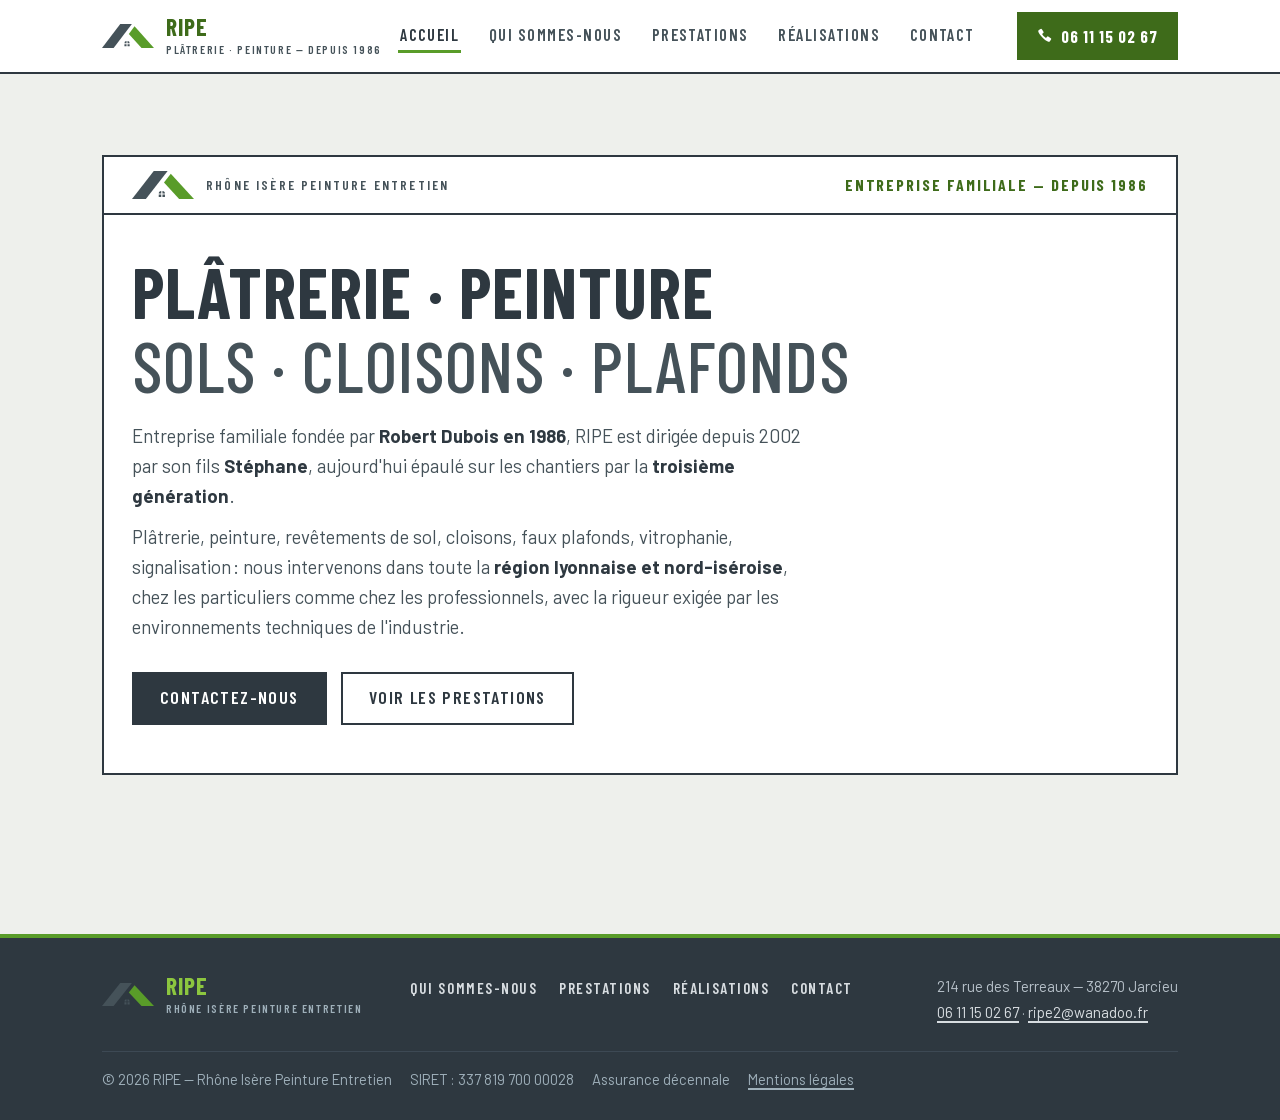
<file: index.html>
<!doctype html>
<!--
CONTRAT DE DIRECTION (impeccable)
THESIS : le site EST le panneau de chantier de RIPE — l'entreprise se présente
comme sur l'objet réglementaire que tout donneur d'ordre sait lire : champs
normés, faits vérifiables, zéro emphase. Refusé : le site-artisan générique
(hero photo floue + trois cartes à icônes + superlatifs).
OWN-WORLD : blanc panneau sur fond palissade #eef0ec, cadres 2px ardoise
#2e3840, champs étiquetés (étiquette condensée capitale / valeur grasse),
biseaux du toit (ardoise + vert #6aaa35) comme seule ornementation, Barlow &
Barlow Condensed. Reconnaissable sans aucun contenu.
STORY : en un viewport le visiteur (industriel ou particulier — un seul
parcours) comprend : entreprise familiale de plâtrerie-peinture depuis 1986,
rompue aux exigences des environnements techniques → il demande un devis.
FIRST VIEWPORT : le panneau seul — l'accueil est une page de garde (choix
utilisateur, 30/07/2026) : bandeau logo + « depuis 1986 », désignation en
capitales condensées, présentation intégrant l'histoire familiale (Robert 1986
→ Stéphane 2002 → 3ᵉ génération) et la région lyonnaise, actions « Demander un
devis » / « Voir les prestations ». Le détail (lots, exigence, histoire) vit
dans les onglets dédiés ; sur l'accueil, « professionnels de l'industrie »
remplace la mention des laboratoires (choix utilisateur).
FORM : panneau de chantier — candidat 7/7 de la liste ordonnée, assigné par
seed a13e0a44 ; staging : page de garde en panneau unique.
-->
<html lang="fr">
<head>
  <meta charset="utf-8">
  <meta name="viewport" content="width=device-width, initial-scale=1">
  <meta name="google-site-verification" content="cb9i7-NCf8iS2MDTSAZky2U26Oc8Oqu4QDQKkfUMK_Y">
  <title>RIPE — Plâtrerie, peinture et revêtements dans la région lyonnaise, depuis 1986</title>
  <meta name="description" content="RIPE (Rhône Isère Peinture Entretien)&#8239;: entreprise familiale de plâtrerie, peinture et revêtements de sol depuis 1986, dans la région lyonnaise. La rigueur des environnements techniques, au service des professionnels et des particuliers.">
  <link rel="icon" type="image/svg+xml" href="assets/favicon.svg">
  <link rel="canonical" href="https://ripe-peinture.fr/">
  <meta property="og:type" content="website">
  <meta property="og:site_name" content="RIPE — Rhône Isère Peinture Entretien">
  <meta property="og:locale" content="fr_FR">
  <meta property="og:url" content="https://ripe-peinture.fr/">
  <meta property="og:title" content="RIPE — Plâtrerie, peinture et revêtements dans la région lyonnaise">
  <meta property="og:description" content="RIPE (Rhône Isère Peinture Entretien)&#8239;: entreprise familiale de plâtrerie, peinture et revêtements de sol depuis 1986, dans la région lyonnaise. La rigueur des environnements techniques, au service des professionnels et des particuliers.">
  <meta property="og:image" content="https://ripe-peinture.fr/assets/partage.png">
  <meta property="og:image:width" content="1200">
  <meta property="og:image:height" content="630">
  <meta property="og:image:alt" content="RIPE — Plâtrerie, peinture, sols, cloisons, plafonds. Région lyonnaise et nord-iséroise.">
  <meta name="twitter:card" content="summary_large_image">
  <link rel="stylesheet" href="assets/fonts/fonts.css">
  <link rel="stylesheet" href="css/styles.css?v=b6ab7b64">
  <script>if (window.matchMedia('(prefers-reduced-motion: no-preference)').matches) document.documentElement.classList.add('motion');</script>
  <script type="application/ld+json">
{
  "@context": "https://schema.org",
  "@type": "HousePainter",
  "name": "RIPE — Rhône Isère Peinture Entretien",
  "url": "https://ripe-peinture.fr/",
  "logo": "https://ripe-peinture.fr/assets/logo-mark.svg",
  "image": "https://ripe-peinture.fr/assets/partage.png",
  "description": "Entreprise familiale de peinture et de plâtrerie fondée en 1986, RIPE couvre l'ensemble du second œuvre pour les particuliers et les professionnels de la région lyonnaise et nord-iséroise, jusqu'aux environnements techniques et aux laboratoires pharmaceutiques.",
  "foundingDate": "1986",
  "telephone": "+33611150267",
  "email": "ripe2@wanadoo.fr",
  "address": {
    "@type": "PostalAddress",
    "streetAddress": "214 rue des Terreaux",
    "postalCode": "38270",
    "addressLocality": "Jarcieu",
    "addressCountry": "FR"
  },
  "identifier": {
    "@type": "PropertyValue",
    "propertyID": "SIRET",
    "value": "33781970000028"
  },
  "areaServed": [
    {
      "@type": "Place",
      "name": "Région lyonnaise"
    },
    {
      "@type": "Place",
      "name": "Nord-Isère"
    }
  ],
  "makesOffer": [
    {
      "@type": "Offer",
      "itemOffered": {
        "@type": "Service",
        "name": "Peinture intérieure et extérieure"
      }
    },
    {
      "@type": "Offer",
      "itemOffered": {
        "@type": "Service",
        "name": "Plâtrerie et ratissage"
      }
    },
    {
      "@type": "Offer",
      "itemOffered": {
        "@type": "Service",
        "name": "Cloisons et plaques de plâtre"
      }
    },
    {
      "@type": "Offer",
      "itemOffered": {
        "@type": "Service",
        "name": "Faux plafonds"
      }
    },
    {
      "@type": "Offer",
      "itemOffered": {
        "@type": "Service",
        "name": "Vitrophanie"
      }
    },
    {
      "@type": "Offer",
      "itemOffered": {
        "@type": "Service",
        "name": "Revêtements de sol"
      }
    },
    {
      "@type": "Offer",
      "itemOffered": {
        "@type": "Service",
        "name": "Résine de sol"
      }
    },
    {
      "@type": "Offer",
      "itemOffered": {
        "@type": "Service",
        "name": "Dépose et démolition"
      }
    },
    {
      "@type": "Offer",
      "itemOffered": {
        "@type": "Service",
        "name": "Protection des locaux"
      }
    },
    {
      "@type": "Offer",
      "itemOffered": {
        "@type": "Service",
        "name": "Protections murales"
      }
    },
    {
      "@type": "Offer",
      "itemOffered": {
        "@type": "Service",
        "name": "Signalisation et marquage au sol"
      }
    }
  ]
}
  </script>
</head>
<body>
  <a class="skip-link" href="#contenu">Aller au contenu</a>

  <header class="site-header">
    <div class="wrap">
      <a class="brand" href="index.html">
        <img src="assets/logo-mark.svg" alt="" width="46" height="27">
        <span>
          <span class="brand-name">RIPE</span>
          <span class="brand-sub">Plâtrerie · Peinture<span class="sub-date"> — depuis 1986</span></span>
        </span>
      </a>
      <a class="header-tel" href="tel:+33611150267" aria-label="Appeler le 06 11 15 02 67">
        <svg class="header-tel__icon" viewBox="0 0 16 16" aria-hidden="true">
          <path d="M5.2 1.3 6.9 4a1 1 0 0 1-.2 1.3L5.4 6.4a10 10 0 0 0 4.2 4.2l1.1-1.3a1 1 0 0 1 1.3-.2l2.7 1.7a1 1 0 0 1 .3 1.4l-1.2 1.8a1.6 1.6 0 0 1-1.8.6C8.5 13.5 2.5 7.5 1.4 4a1.6 1.6 0 0 1 .6-1.8l1.8-1.2a1 1 0 0 1 1.4.3Z"/>
        </svg>
        <span class="header-tel__num">06 11 15 02 67</span>
      </a>
      <button class="nav-toggle" aria-expanded="false" aria-controls="menu">
        <svg class="nav-toggle__icon" viewBox="0 0 20 14" aria-hidden="true">
          <rect y="0" width="20" height="2.4"/><rect y="5.8" width="20" height="2.4"/><rect y="11.6" width="20" height="2.4"/>
        </svg>
        <span class="nav-toggle__label">Menu</span>
      </button>
      <nav class="site-nav" id="menu" aria-label="Navigation principale">
        <ul>
          <li><a href="index.html" aria-current="page">Accueil</a></li>
          <li><a href="entreprise.html">Qui sommes-nous</a></li>
          <li><a href="prestations.html">Prestations</a></li>
          <li><a href="realisations.html">Réalisations</a></li>
          <li><a href="contact.html">Contact</a></li>
        </ul>
      </nav>
    </div>
  </header>

  <main id="contenu">

    <!-- Le panneau d'entreprise : l'accueil est une page de garde -->
    <section class="hero hero--solo wrap" aria-label="Présentation de l'entreprise">
      <div class="panel assemble">
        <div class="panel-head">
          <span class="hero-mark">
            <img src="assets/logo-mark.svg" alt="Logo RIPE&#8239;: deux pans de toit, ardoise et vert" width="54" height="31">
            <span class="kicker">Rhône Isère Peinture Entretien</span>
          </span>
          <span class="hero-since">Entreprise familiale — depuis 1986</span>
        </div>
        <div class="panel-body">
          <h1>Plâtrerie · Peinture<br><span class="thin">Sols · Cloisons · Plafonds</span></h1>
          <p class="hero-lede">
            Entreprise familiale fondée par <strong>Robert Dubois en 1986</strong>,
            RIPE est dirigée depuis 2002 par son fils <strong>Stéphane</strong>,
            aujourd'hui épaulé sur les chantiers par la
            <strong>troisième génération</strong>.
          </p>
          <p class="hero-lede">
            Plâtrerie, peinture, revêtements de sol, cloisons, faux plafonds,
            vitrophanie, signalisation&#8239;: nous intervenons dans toute la
            <strong>région lyonnaise et nord-iséroise</strong>, chez les particuliers comme chez les
            professionnels, avec la rigueur exigée par les environnements techniques
            de l'industrie.
          </p>
          <div class="actions">
            <a class="btn btn--primary" href="contact.html">Contactez-nous</a>
            <a class="btn btn--ghost" href="prestations.html">Voir les prestations</a>
          </div>
        </div>
      </div>
    </section>
  </main>

  <footer class="site-footer">
    <div class="wrap">
      <div class="footer-grid">
        <a class="brand" href="index.html">
          <img src="assets/logo-mark.svg" alt="" width="46" height="27">
          <span>
            <span class="brand-name">RIPE</span>
            <span class="brand-sub">Rhône Isère Peinture Entretien</span>
          </span>
        </a>
        <nav class="footer-nav" aria-label="Pied de page">
          <ul>
            <li><a href="entreprise.html">Qui sommes-nous</a></li>
            <li><a href="prestations.html">Prestations</a></li>
            <li><a href="realisations.html">Réalisations</a></li>
            <li><a href="contact.html">Contact</a></li>
          </ul>
        </nav>
        <address class="footer-coords">
          214 rue des Terreaux — 38270 Jarcieu<br>
          <a href="tel:+33611150267">06 11 15 02 67</a> · <a href="mailto:ripe2@wanadoo.fr">ripe2@wanadoo.fr</a>
        </address>
      </div>
      <div class="footer-legal">
        <span>© <span data-year>2026</span> RIPE — Rhône Isère Peinture Entretien</span>
        <span>SIRET&#8239;: 337 819 700 00028</span>
        <span>Assurance décennale</span>
        <a href="mentions-legales.html">Mentions légales</a>
      </div>
    </div>
  </footer>

  <script src="js/site.js?v=b6ab7b64"></script>
</body>
</html>
</file>
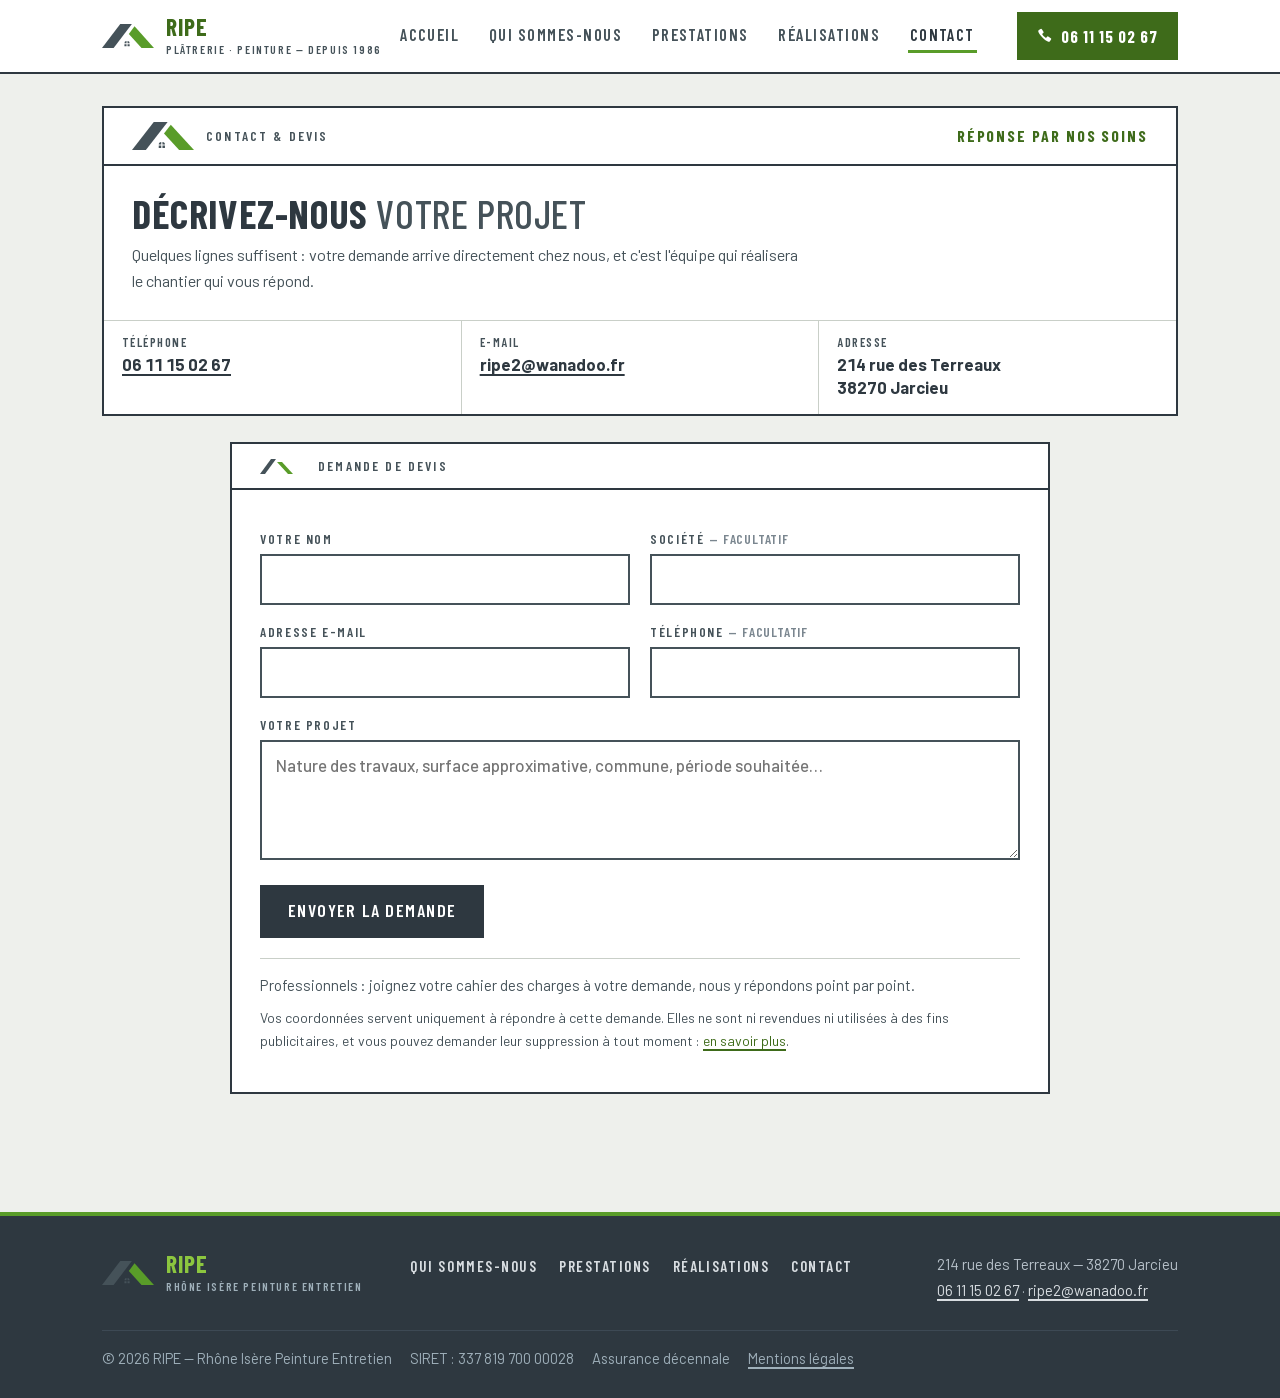
<file: contact.html>
<!doctype html>
<html lang="fr">
<head>
  <meta charset="utf-8">
  <meta name="viewport" content="width=device-width, initial-scale=1">
  <title>Contact &amp; devis — RIPE, plâtrerie et peinture dans la région lyonnaise</title>
  <meta name="description" content="Contactez RIPE pour un devis de plâtrerie, peinture, revêtements de sol ou protections de chantier, dans la région lyonnaise. Réponse claire, établie par les personnes qui réaliseront le chantier.">
  <link rel="icon" type="image/svg+xml" href="assets/favicon.svg">
  <link rel="canonical" href="https://ripe-peinture.fr/contact.html">
  <meta property="og:type" content="website">
  <meta property="og:site_name" content="RIPE — Rhône Isère Peinture Entretien">
  <meta property="og:locale" content="fr_FR">
  <meta property="og:url" content="https://ripe-peinture.fr/contact.html">
  <meta property="og:title" content="Contact & devis — RIPE">
  <meta property="og:description" content="Contactez RIPE pour un devis de plâtrerie, peinture, revêtements de sol ou protections de chantier, dans la région lyonnaise. Réponse claire, établie par les personnes qui réaliseront le chantier.">
  <meta property="og:image" content="https://ripe-peinture.fr/assets/partage.png">
  <meta property="og:image:width" content="1200">
  <meta property="og:image:height" content="630">
  <meta property="og:image:alt" content="RIPE — Plâtrerie, peinture, sols, cloisons, plafonds. Région lyonnaise et nord-iséroise.">
  <meta name="twitter:card" content="summary_large_image">
  <link rel="stylesheet" href="assets/fonts/fonts.css">
  <link rel="stylesheet" href="css/styles.css?v=b6ab7b64">
  <script>if (window.matchMedia('(prefers-reduced-motion: no-preference)').matches) document.documentElement.classList.add('motion');</script>
</head>
<body>
  <a class="skip-link" href="#contenu">Aller au contenu</a>

  <header class="site-header">
    <div class="wrap">
      <a class="brand" href="index.html">
        <img src="assets/logo-mark.svg" alt="" width="46" height="27">
        <span>
          <span class="brand-name">RIPE</span>
          <span class="brand-sub">Plâtrerie · Peinture<span class="sub-date"> — depuis 1986</span></span>
        </span>
      </a>
      <a class="header-tel" href="tel:+33611150267" aria-label="Appeler le 06 11 15 02 67">
        <svg class="header-tel__icon" viewBox="0 0 16 16" aria-hidden="true">
          <path d="M5.2 1.3 6.9 4a1 1 0 0 1-.2 1.3L5.4 6.4a10 10 0 0 0 4.2 4.2l1.1-1.3a1 1 0 0 1 1.3-.2l2.7 1.7a1 1 0 0 1 .3 1.4l-1.2 1.8a1.6 1.6 0 0 1-1.8.6C8.5 13.5 2.5 7.5 1.4 4a1.6 1.6 0 0 1 .6-1.8l1.8-1.2a1 1 0 0 1 1.4.3Z"/>
        </svg>
        <span class="header-tel__num">06 11 15 02 67</span>
      </a>
      <button class="nav-toggle" aria-expanded="false" aria-controls="menu">
        <svg class="nav-toggle__icon" viewBox="0 0 20 14" aria-hidden="true">
          <rect y="0" width="20" height="2.4"/><rect y="5.8" width="20" height="2.4"/><rect y="11.6" width="20" height="2.4"/>
        </svg>
        <span class="nav-toggle__label">Menu</span>
      </button>
      <nav class="site-nav" id="menu" aria-label="Navigation principale">
        <ul>
          <li><a href="index.html">Accueil</a></li>
          <li><a href="entreprise.html">Qui sommes-nous</a></li>
          <li><a href="prestations.html">Prestations</a></li>
          <li><a href="realisations.html">Réalisations</a></li>
          <li><a href="contact.html" aria-current="page">Contact</a></li>
        </ul>
      </nav>
    </div>
  </header>

  <main id="contenu">

    <section class="hero hero--compact wrap" aria-label="Contact">
      <div class="panel assemble">
        <div class="panel-head">
          <span class="hero-mark">
            <img src="assets/logo-mark.svg" alt="" width="54" height="31">
            <span class="kicker">Contact &amp; devis</span>
          </span>
          <span class="hero-since">Réponse par nos soins</span>
        </div>
        <div class="panel-body">
          <h1>Décrivez-nous <span class="thin">votre projet</span></h1>
          <p class="hero-lede">
            Quelques lignes suffisent&#8239;: votre demande arrive directement chez
            nous, et c'est l'équipe qui réalisera le chantier qui vous répond.
          </p>
        </div>
        <dl class="fields">
          <div class="field"><dt>Téléphone</dt><dd><a href="tel:+33611150267">06 11 15 02 67</a></dd></div>
          <div class="field"><dt>E-mail</dt><dd><a href="mailto:ripe2@wanadoo.fr">ripe2@wanadoo.fr</a></dd></div>
          <div class="field"><dt>Adresse</dt><dd>214 rue des Terreaux<br>38270 Jarcieu</dd></div>
        </dl>
      </div>
    </section>

    <section class="doc-section wrap" aria-label="Formulaire de contact">
      <div class="form-wrap">
        <div class="panel">
          <div class="panel-head">
            <svg class="rive" viewBox="0 0 44 16" aria-hidden="true">
              <polygon fill="#455259" points="0,16 11,1 16,1 5,16"/>
              <polygon fill="#599c29" points="17,4 22,4 33,16 28,16"/>
            </svg>
            <span class="kicker">Demande de devis</span>
          </div>
          <div class="panel-body">
            <form id="contact-form" novalidate>
              <input type="hidden" name="_subject" value="Demande de devis depuis le site RIPE">

              <!-- Piège à robots : ce champ est invisible et hors du parcours au
                   clavier, donc aucun visiteur ne le remplit jamais. Les robots
                   qui remplissent tout ce qu'ils trouvent se dénoncent seuls, et
                   leur envoi est écarté sans consommer le quota mensuel du
                   service de messagerie. -->
              <div class="form-piege" aria-hidden="true">
                <label for="site-web">Ne remplissez pas ce champ</label>
                <input id="site-web" name="_gotcha" type="text" tabindex="-1" autocomplete="off">
              </div>

              <div class="form-alert" hidden tabindex="-1" role="alert">
                Votre demande n'a pas pu être envoyée. Contactez-nous directement
                avec le téléphone ou l'e-mail affichés en haut de page. Votre message
                est toujours là, vous pouvez le copier avant de quitter la page.
              </div>

              <div class="form-grid">
                <div class="form-row">
                  <label for="nom">Votre nom</label>
                  <input id="nom" name="nom" type="text" autocomplete="name" required>
                  <p class="field-error"></p>
                </div>

                <div class="form-row">
                  <label for="societe">Société <span class="optional">— facultatif</span></label>
                  <input id="societe" name="societe" type="text" autocomplete="organization">
                  <p class="field-error"></p>
                </div>

                <div class="form-row">
                  <label for="email">Adresse e-mail</label>
                  <input id="email" name="email" type="email" autocomplete="email" required>
                  <p class="field-error"></p>
                </div>

                <div class="form-row">
                  <label for="telephone">Téléphone <span class="optional">— facultatif</span></label>
                  <input id="telephone" name="telephone" type="tel" autocomplete="tel">
                  <p class="field-error"></p>
                </div>

                <div class="form-row form-row--full">
                  <label for="message">Votre projet</label>
                  <textarea id="message" name="message" required
                    placeholder="Nature des travaux, surface approximative, commune, période souhaitée…"></textarea>
                  <p class="field-error"></p>
                </div>
              </div>

              <button class="btn btn--primary" type="submit">Envoyer la demande</button>

              <p class="form-note">
                Professionnels&#8239;: joignez votre cahier des charges à votre demande,
                nous y répondons point par point.
              </p>

              <p class="form-note form-note--legal">
                Vos coordonnées servent uniquement à répondre à cette demande. Elles
                ne sont ni revendues ni utilisées à des fins publicitaires, et vous
                pouvez demander leur suppression à tout moment&#8239;:
                <a href="mentions-legales.html">en savoir plus</a>.
              </p>
            </form>

            <div id="form-success" class="form-success" hidden tabindex="-1">
              <strong>Votre demande est bien partie.</strong>
              Nous vous répondons dans les meilleurs délais, par e-mail ou par
              téléphone si vous avez laissé un numéro.
            </div>
          </div>
        </div>

      </div>
    </section>
  </main>

  <footer class="site-footer">
    <div class="wrap">
      <div class="footer-grid">
        <a class="brand" href="index.html">
          <img src="assets/logo-mark.svg" alt="" width="46" height="27">
          <span>
            <span class="brand-name">RIPE</span>
            <span class="brand-sub">Rhône Isère Peinture Entretien</span>
          </span>
        </a>
        <nav class="footer-nav" aria-label="Pied de page">
          <ul>
            <li><a href="entreprise.html">Qui sommes-nous</a></li>
            <li><a href="prestations.html">Prestations</a></li>
            <li><a href="realisations.html">Réalisations</a></li>
            <li><a href="contact.html">Contact</a></li>
          </ul>
        </nav>
        <address class="footer-coords">
          214 rue des Terreaux — 38270 Jarcieu<br>
          <a href="tel:+33611150267">06 11 15 02 67</a> · <a href="mailto:ripe2@wanadoo.fr">ripe2@wanadoo.fr</a>
        </address>
      </div>
      <div class="footer-legal">
        <span>© <span data-year>2026</span> RIPE — Rhône Isère Peinture Entretien</span>
        <span>SIRET : 337 819 700 00028</span>
        <span>Assurance décennale</span>
        <a href="mentions-legales.html">Mentions légales</a>
      </div>
    </div>
  </footer>

  <script src="js/site.js?v=b6ab7b64"></script>
</body>
</html>
</file>
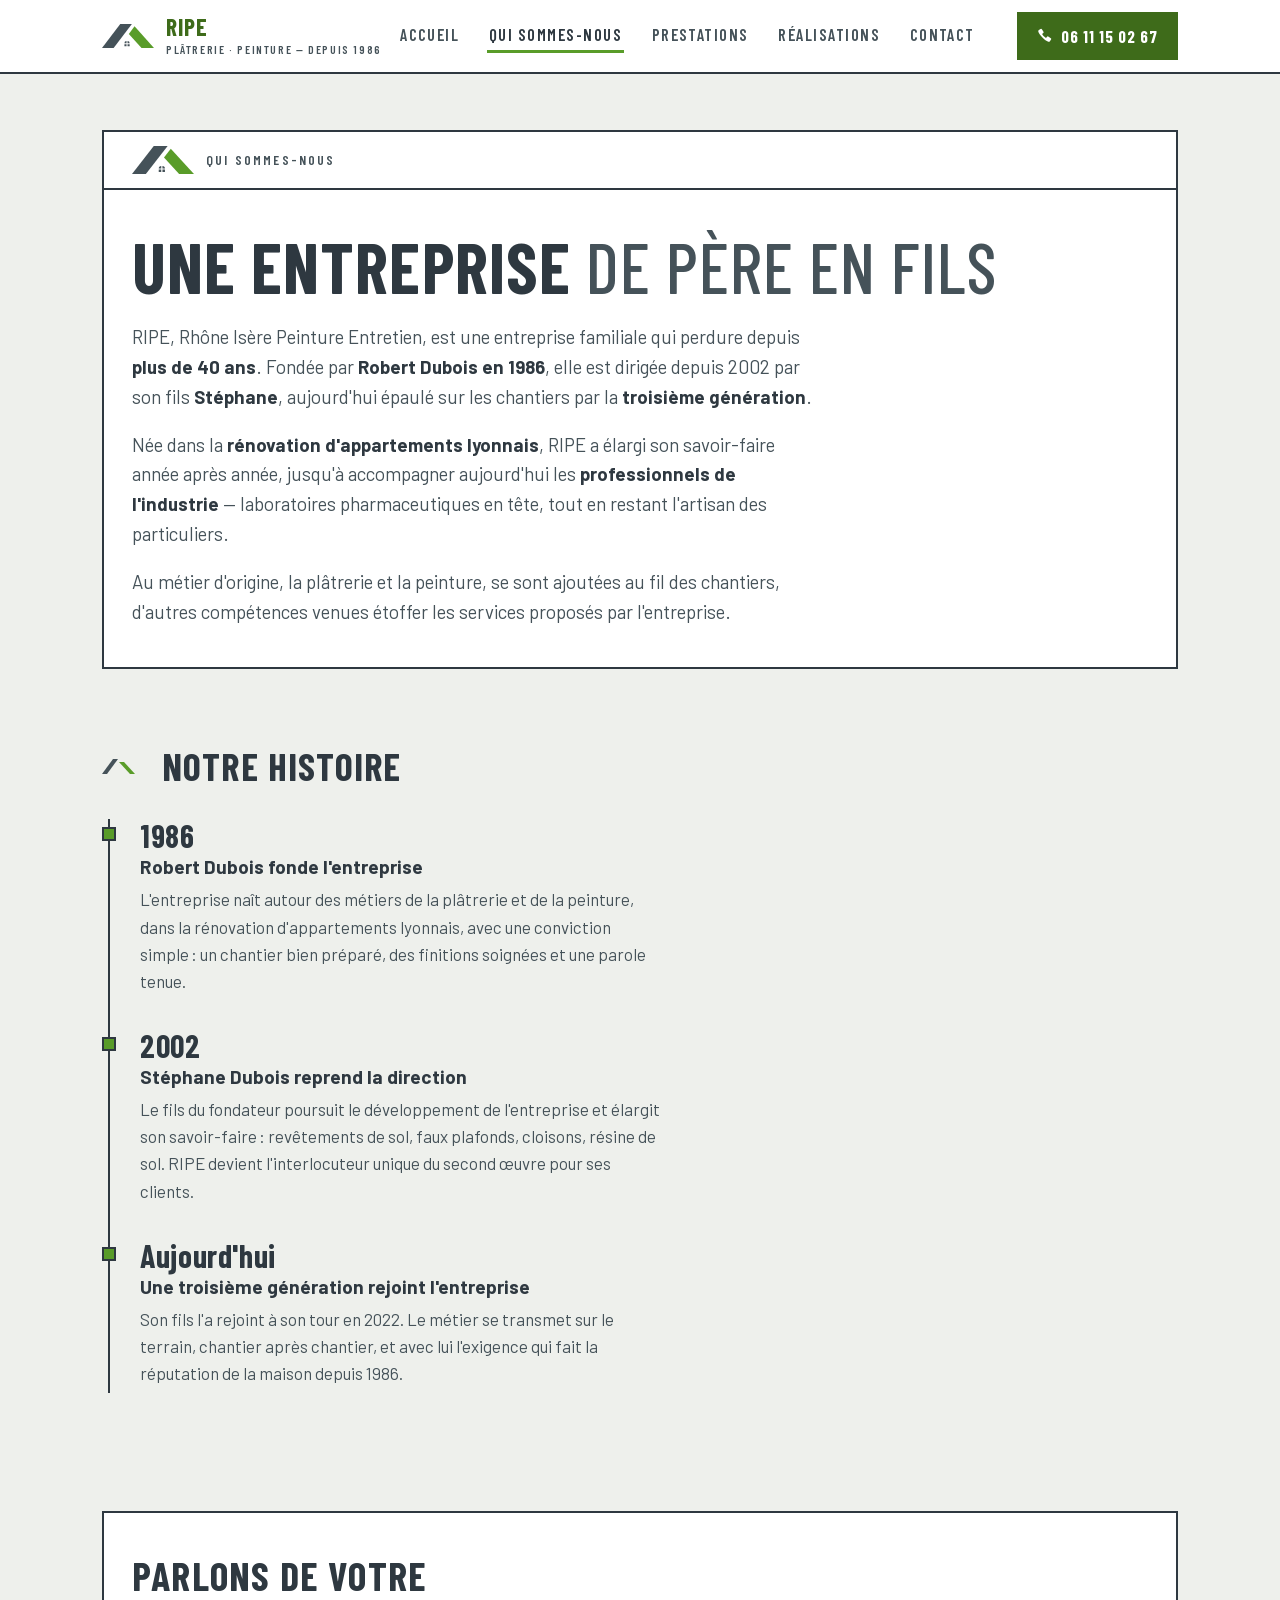
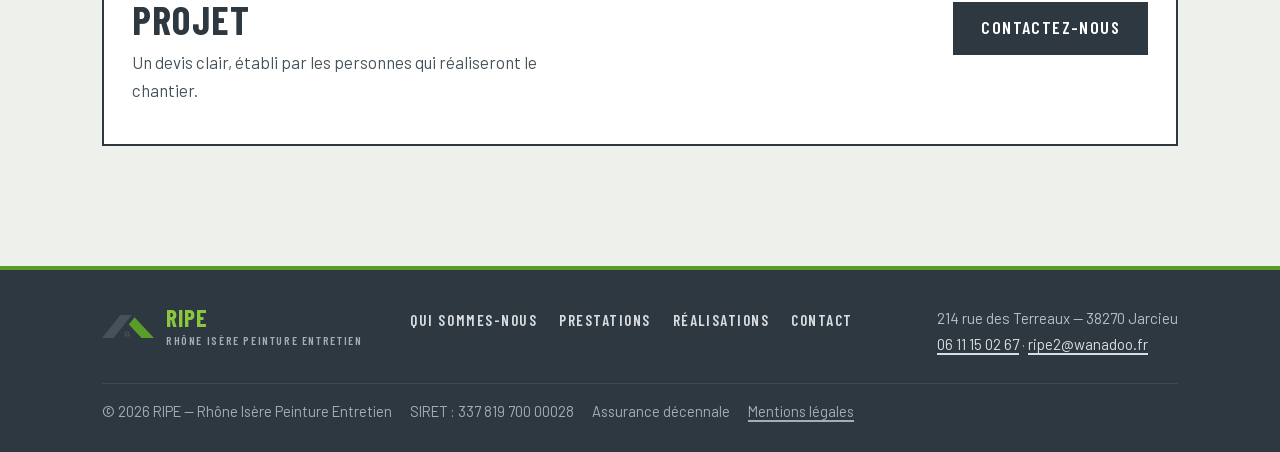
<file: entreprise.html>
<!doctype html>
<html lang="fr">
<head>
  <meta charset="utf-8">
  <meta name="viewport" content="width=device-width, initial-scale=1">
  <title>Qui sommes-nous — RIPE, entreprise familiale depuis 1986</title>
  <meta name="description" content="Fondée par Robert Dubois en 1986, reprise par son fils Stéphane en 2002, RIPE est une entreprise familiale de plâtrerie-peinture où travaille aujourd'hui la troisième génération.">
  <link rel="icon" type="image/svg+xml" href="assets/favicon.svg">
  <link rel="canonical" href="https://ripe-peinture.fr/entreprise.html">
  <meta property="og:type" content="website">
  <meta property="og:site_name" content="RIPE — Rhône Isère Peinture Entretien">
  <meta property="og:locale" content="fr_FR">
  <meta property="og:url" content="https://ripe-peinture.fr/entreprise.html">
  <meta property="og:title" content="Qui sommes-nous — RIPE, entreprise familiale depuis 1986">
  <meta property="og:description" content="Fondée par Robert Dubois en 1986, reprise par son fils Stéphane en 2002, RIPE est une entreprise familiale de plâtrerie-peinture où travaille aujourd'hui la troisième génération.">
  <meta property="og:image" content="https://ripe-peinture.fr/assets/partage.png">
  <meta property="og:image:width" content="1200">
  <meta property="og:image:height" content="630">
  <meta property="og:image:alt" content="RIPE — Plâtrerie, peinture, sols, cloisons, plafonds. Région lyonnaise et nord-iséroise.">
  <meta name="twitter:card" content="summary_large_image">
  <link rel="stylesheet" href="assets/fonts/fonts.css">
  <link rel="stylesheet" href="css/styles.css?v=b6ab7b64">
  <script>if (window.matchMedia('(prefers-reduced-motion: no-preference)').matches) document.documentElement.classList.add('motion');</script>
</head>
<body>
  <a class="skip-link" href="#contenu">Aller au contenu</a>

  <header class="site-header">
    <div class="wrap">
      <a class="brand" href="index.html">
        <img src="assets/logo-mark.svg" alt="" width="46" height="27">
        <span>
          <span class="brand-name">RIPE</span>
          <span class="brand-sub">Plâtrerie · Peinture<span class="sub-date"> — depuis 1986</span></span>
        </span>
      </a>
      <a class="header-tel" href="tel:+33611150267" aria-label="Appeler le 06 11 15 02 67">
        <svg class="header-tel__icon" viewBox="0 0 16 16" aria-hidden="true">
          <path d="M5.2 1.3 6.9 4a1 1 0 0 1-.2 1.3L5.4 6.4a10 10 0 0 0 4.2 4.2l1.1-1.3a1 1 0 0 1 1.3-.2l2.7 1.7a1 1 0 0 1 .3 1.4l-1.2 1.8a1.6 1.6 0 0 1-1.8.6C8.5 13.5 2.5 7.5 1.4 4a1.6 1.6 0 0 1 .6-1.8l1.8-1.2a1 1 0 0 1 1.4.3Z"/>
        </svg>
        <span class="header-tel__num">06 11 15 02 67</span>
      </a>
      <button class="nav-toggle" aria-expanded="false" aria-controls="menu">
        <svg class="nav-toggle__icon" viewBox="0 0 20 14" aria-hidden="true">
          <rect y="0" width="20" height="2.4"/><rect y="5.8" width="20" height="2.4"/><rect y="11.6" width="20" height="2.4"/>
        </svg>
        <span class="nav-toggle__label">Menu</span>
      </button>
      <nav class="site-nav" id="menu" aria-label="Navigation principale">
        <ul>
          <li><a href="index.html">Accueil</a></li>
          <li><a href="entreprise.html" aria-current="page">Qui sommes-nous</a></li>
          <li><a href="prestations.html">Prestations</a></li>
          <li><a href="realisations.html">Réalisations</a></li>
          <li><a href="contact.html">Contact</a></li>
        </ul>
      </nav>
    </div>
  </header>

  <main id="contenu">

    <section class="hero wrap" aria-label="Qui sommes-nous">
      <div class="panel assemble">
        <div class="panel-head">
          <span class="hero-mark">
            <img src="assets/logo-mark.svg" alt="" width="54" height="31">
            <span class="kicker">Qui sommes-nous</span>
          </span>
        </div>
        <div class="panel-body">
          <h1>Une entreprise <span class="thin">de père en fils</span></h1>
          <p class="hero-lede">
            RIPE, Rhône Isère Peinture Entretien, est une entreprise familiale
            qui perdure depuis <strong>plus de 40 ans</strong>. Fondée par
            <strong>Robert Dubois en 1986</strong>, elle est dirigée depuis 2002
            par son fils <strong>Stéphane</strong>, aujourd'hui épaulé sur les
            chantiers par la <strong>troisième génération</strong>.
          </p>
          <p class="hero-lede">
            Née dans la <strong>rénovation d'appartements lyonnais</strong>, RIPE a
            élargi son savoir-faire année après année, jusqu'à accompagner
            aujourd'hui les <strong>professionnels de l'industrie</strong> —
            laboratoires pharmaceutiques en tête, tout en restant l'artisan
            des particuliers.
          </p>
          <p class="hero-lede">
            Au métier d'origine, la plâtrerie et la peinture, se sont ajoutées
            au fil des chantiers, d'autres compétences venues étoffer les services
            proposés par l'entreprise.
          </p>
        </div>
      </div>
    </section>

    <section class="doc-section wrap" aria-labelledby="titre-histoire">
      <div class="section-head">
        <svg class="rive" viewBox="0 0 44 16" aria-hidden="true">
          <polygon fill="#455259" points="0,16 11,1 16,1 5,16"/>
          <polygon fill="#599c29" points="17,4 22,4 33,16 28,16"/>
        </svg>
        <h2 id="titre-histoire">Notre histoire</h2>
      </div>
      <div class="timeline">
        <div class="timeline-item reveal">
          <div class="year">1986</div>
          <h3>Robert Dubois fonde l'entreprise</h3>
          <p>
            L'entreprise naît autour des métiers de la plâtrerie et de la peinture,
            dans la rénovation d'appartements lyonnais, avec une conviction simple : un chantier bien préparé, des finitions
            soignées et une parole tenue.
          </p>
        </div>
        <div class="timeline-item reveal">
          <div class="year">2002</div>
          <h3>Stéphane Dubois reprend la direction</h3>
          <p>
            Le fils du fondateur poursuit le développement de l'entreprise et élargit
            son savoir-faire : revêtements de sol, faux plafonds, cloisons, résine de
            sol. RIPE devient l'interlocuteur unique du second œuvre pour ses clients.
          </p>
        </div>
        <div class="timeline-item reveal">
          <div class="year">Aujourd'hui</div>
          <h3>Une troisième génération rejoint l'entreprise</h3>
          <p>
            Son fils l'a rejoint à son tour en 2022. Le métier se
            transmet sur le terrain, chantier après chantier, et avec lui l'exigence
            qui fait la réputation de la maison depuis 1986.
          </p>
        </div>
      </div>
    </section>


    <section class="closing wrap" aria-labelledby="titre-devis">
      <div class="panel">
        <div class="panel-body">
          <div>
            <h2 id="titre-devis">Parlons de votre projet</h2>
            <p>Un devis clair, établi par les personnes qui réaliseront le chantier.</p>
          </div>
          <a class="btn btn--primary" href="contact.html">Contactez-nous</a>
        </div>
      </div>
    </section>
  </main>

  <footer class="site-footer">
    <div class="wrap">
      <div class="footer-grid">
        <a class="brand" href="index.html">
          <img src="assets/logo-mark.svg" alt="" width="46" height="27">
          <span>
            <span class="brand-name">RIPE</span>
            <span class="brand-sub">Rhône Isère Peinture Entretien</span>
          </span>
        </a>
        <nav class="footer-nav" aria-label="Pied de page">
          <ul>
            <li><a href="entreprise.html">Qui sommes-nous</a></li>
            <li><a href="prestations.html">Prestations</a></li>
            <li><a href="realisations.html">Réalisations</a></li>
            <li><a href="contact.html">Contact</a></li>
          </ul>
        </nav>
        <address class="footer-coords">
          214 rue des Terreaux — 38270 Jarcieu<br>
          <a href="tel:+33611150267">06 11 15 02 67</a> · <a href="mailto:ripe2@wanadoo.fr">ripe2@wanadoo.fr</a>
        </address>
      </div>
      <div class="footer-legal">
        <span>© <span data-year>2026</span> RIPE — Rhône Isère Peinture Entretien</span>
        <span>SIRET : 337 819 700 00028</span>
        <span>Assurance décennale</span>
        <a href="mentions-legales.html">Mentions légales</a>
      </div>
    </div>
  </footer>

  <script src="js/site.js?v=b6ab7b64"></script>
</body>
</html>
</file>
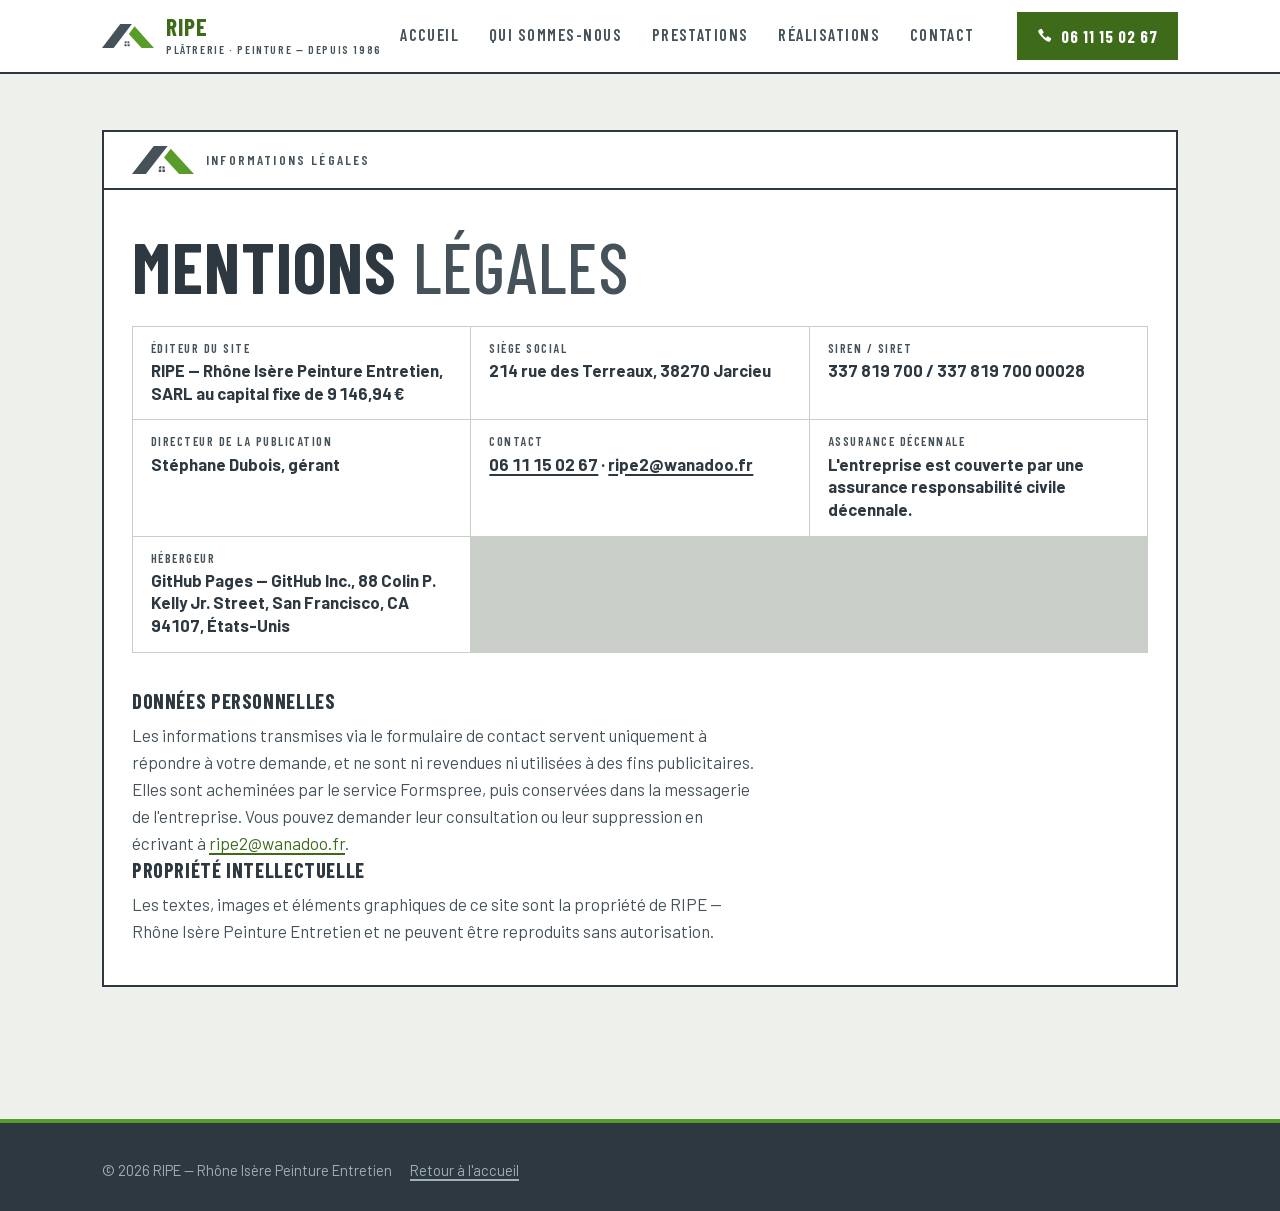
<file: mentions-legales.html>
<!doctype html>
<html lang="fr">
<head>
  <meta charset="utf-8">
  <meta name="viewport" content="width=device-width, initial-scale=1">
  <title>Mentions légales — RIPE</title>
  <meta name="description" content="Mentions légales du site de RIPE — Rhône Isère Peinture Entretien.">
  <meta name="robots" content="noindex">
  <link rel="icon" type="image/svg+xml" href="assets/favicon.svg">
  <link rel="canonical" href="https://ripe-peinture.fr/mentions-legales.html">
  <meta property="og:type" content="website">
  <meta property="og:site_name" content="RIPE — Rhône Isère Peinture Entretien">
  <meta property="og:locale" content="fr_FR">
  <meta property="og:url" content="https://ripe-peinture.fr/mentions-legales.html">
  <meta property="og:title" content="Mentions légales — RIPE">
  <meta property="og:description" content="Mentions légales du site de RIPE — Rhône Isère Peinture Entretien.">
  <meta property="og:image" content="https://ripe-peinture.fr/assets/partage.png">
  <meta property="og:image:width" content="1200">
  <meta property="og:image:height" content="630">
  <meta property="og:image:alt" content="RIPE — Plâtrerie, peinture, sols, cloisons, plafonds. Région lyonnaise et nord-iséroise.">
  <meta name="twitter:card" content="summary_large_image">
  <link rel="stylesheet" href="assets/fonts/fonts.css">
  <link rel="stylesheet" href="css/styles.css?v=b6ab7b64">
  <script>if (window.matchMedia('(prefers-reduced-motion: no-preference)').matches) document.documentElement.classList.add('motion');</script>
</head>
<body>
  <a class="skip-link" href="#contenu">Aller au contenu</a>

  <header class="site-header">
    <div class="wrap">
      <a class="brand" href="index.html">
        <img src="assets/logo-mark.svg" alt="" width="46" height="27">
        <span>
          <span class="brand-name">RIPE</span>
          <span class="brand-sub">Plâtrerie · Peinture<span class="sub-date"> — depuis 1986</span></span>
        </span>
      </a>
      <a class="header-tel" href="tel:+33611150267" aria-label="Appeler le 06 11 15 02 67">
        <svg class="header-tel__icon" viewBox="0 0 16 16" aria-hidden="true">
          <path d="M5.2 1.3 6.9 4a1 1 0 0 1-.2 1.3L5.4 6.4a10 10 0 0 0 4.2 4.2l1.1-1.3a1 1 0 0 1 1.3-.2l2.7 1.7a1 1 0 0 1 .3 1.4l-1.2 1.8a1.6 1.6 0 0 1-1.8.6C8.5 13.5 2.5 7.5 1.4 4a1.6 1.6 0 0 1 .6-1.8l1.8-1.2a1 1 0 0 1 1.4.3Z"/>
        </svg>
        <span class="header-tel__num">06 11 15 02 67</span>
      </a>
      <button class="nav-toggle" aria-expanded="false" aria-controls="menu">
        <svg class="nav-toggle__icon" viewBox="0 0 20 14" aria-hidden="true">
          <rect y="0" width="20" height="2.4"/><rect y="5.8" width="20" height="2.4"/><rect y="11.6" width="20" height="2.4"/>
        </svg>
        <span class="nav-toggle__label">Menu</span>
      </button>
      <nav class="site-nav" id="menu" aria-label="Navigation principale">
        <ul>
          <li><a href="index.html">Accueil</a></li>
          <li><a href="entreprise.html">Qui sommes-nous</a></li>
          <li><a href="prestations.html">Prestations</a></li>
          <li><a href="realisations.html">Réalisations</a></li>
          <li><a href="contact.html">Contact</a></li>
        </ul>
      </nav>
    </div>
  </header>

  <main id="contenu">
    <section class="hero wrap" aria-label="Mentions légales">
      <div class="panel">
        <div class="panel-head">
          <span class="hero-mark">
            <img src="assets/logo-mark.svg" alt="" width="54" height="31">
            <span class="kicker">Informations légales</span>
          </span>
        </div>
        <div class="panel-body">
          <h1>Mentions <span class="thin">légales</span></h1>
          <dl class="fields fields--legal">
            <div class="field"><dt>Éditeur du site</dt><dd>RIPE — Rhône Isère Peinture Entretien, SARL au capital fixe de 9 146,94 €</dd></div>
            <div class="field"><dt>Siège social</dt><dd>214 rue des Terreaux, 38270 Jarcieu</dd></div>
            <div class="field"><dt>SIREN / SIRET</dt><dd>337 819 700 / 337 819 700 00028</dd></div>
            <div class="field"><dt>Directeur de la publication</dt><dd>Stéphane Dubois, gérant</dd></div>
            <div class="field"><dt>Contact</dt><dd><a href="tel:+33611150267">06 11 15 02 67</a> · <a href="mailto:ripe2@wanadoo.fr">ripe2@wanadoo.fr</a></dd></div>
            <div class="field"><dt>Assurance décennale</dt><dd>L'entreprise est couverte par une assurance responsabilité civile décennale.</dd></div>
            <div class="field"><dt>Hébergeur</dt><dd>GitHub Pages — GitHub Inc., 88 Colin P. Kelly Jr. Street, San Francisco, CA 94107, États-Unis</dd></div>
          </dl>
          <div class="legal-text">
            <h2>Données personnelles</h2>
            <p>
              Les informations transmises via le formulaire de contact servent
              uniquement à répondre à votre demande, et ne sont ni revendues ni
              utilisées à des fins publicitaires. Elles sont acheminées par le
              service Formspree, puis conservées dans la messagerie de l'entreprise.
              Vous pouvez demander leur consultation ou leur suppression en écrivant
              à <a href="mailto:ripe2@wanadoo.fr">ripe2@wanadoo.fr</a>.
            </p>
            <h2>Propriété intellectuelle</h2>
            <p>
              Les textes, images et éléments graphiques de ce site sont la propriété
              de RIPE — Rhône Isère Peinture Entretien et ne peuvent être reproduits
              sans autorisation.
            </p>
          </div>
        </div>
      </div>
    </section>
  </main>

  <footer class="site-footer">
    <div class="wrap">
      <div class="footer-legal" style="border-top: none; margin-top: 0; padding-top: 0;">
        <span>© <span data-year>2026</span> RIPE — Rhône Isère Peinture Entretien</span>
        <a href="index.html">Retour à l'accueil</a>
      </div>
    </div>
  </footer>

  <script src="js/site.js?v=b6ab7b64"></script>
</body>
</html>
</file>
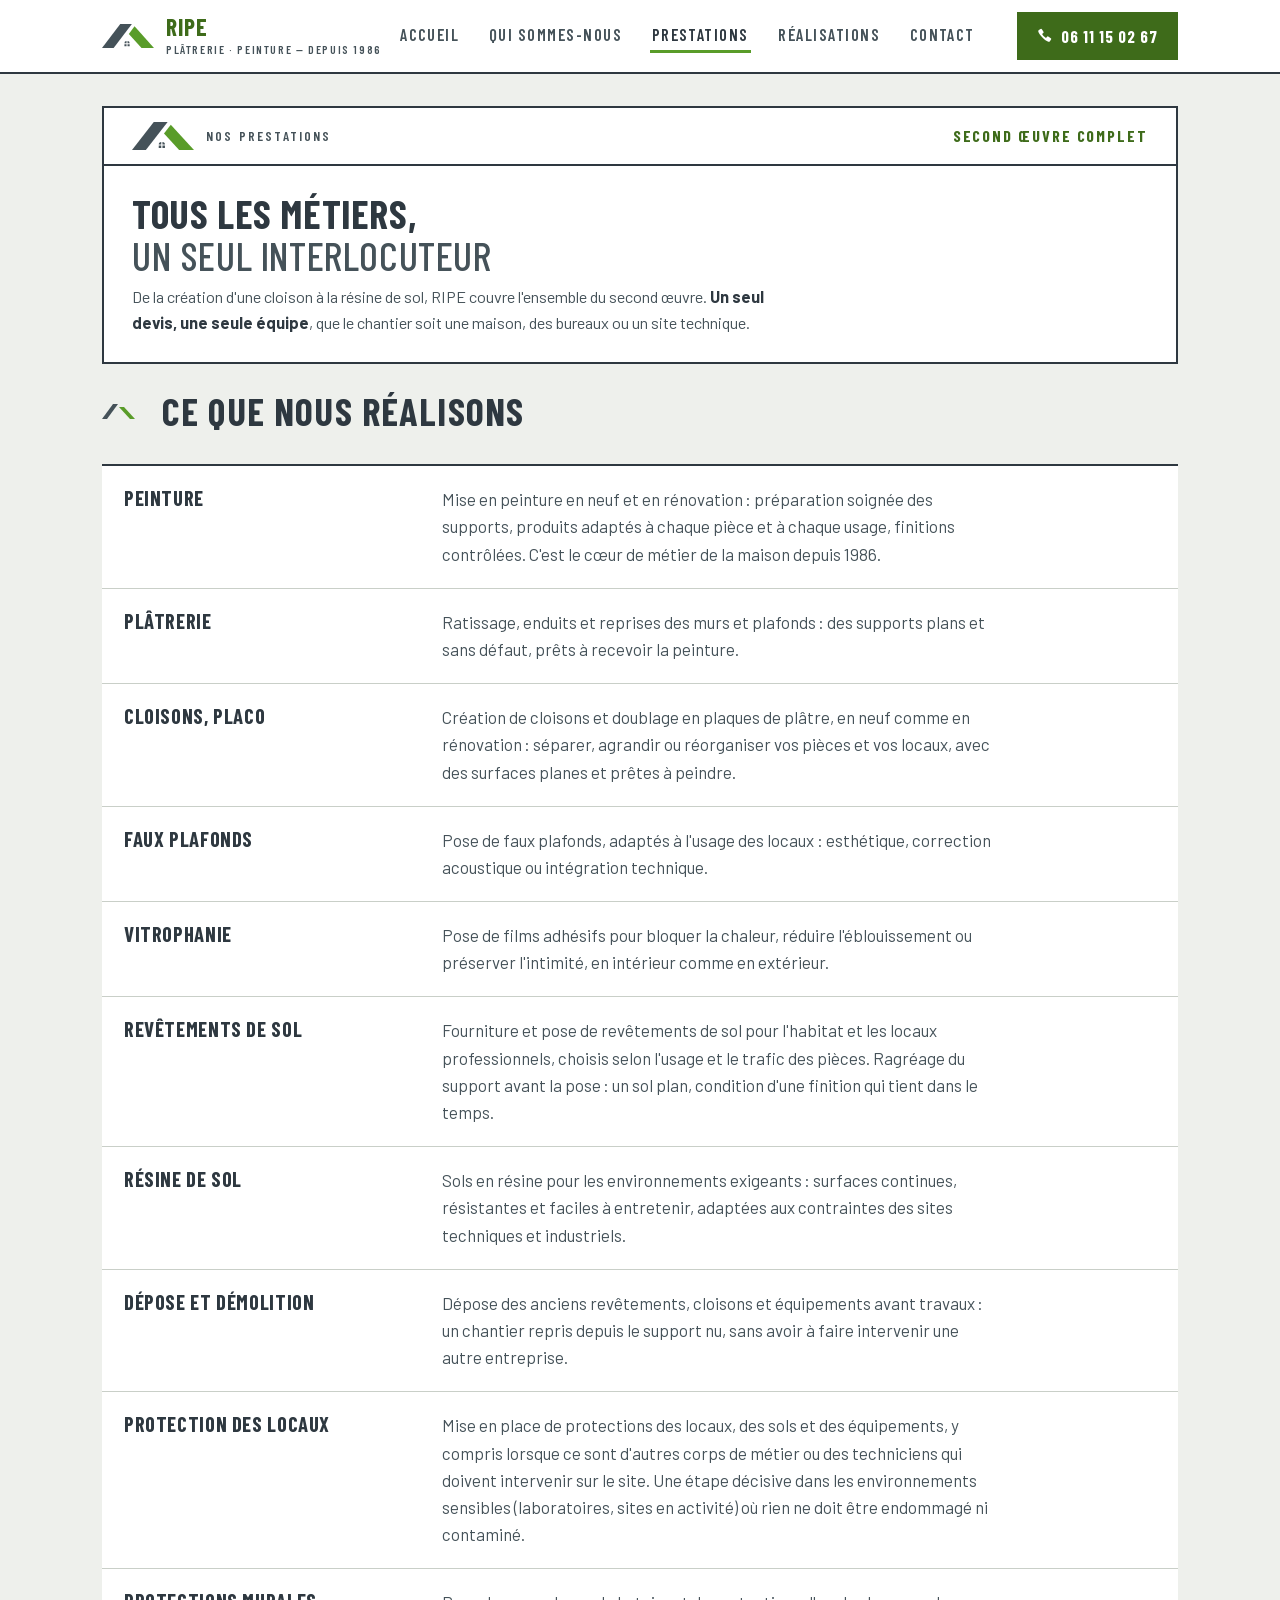
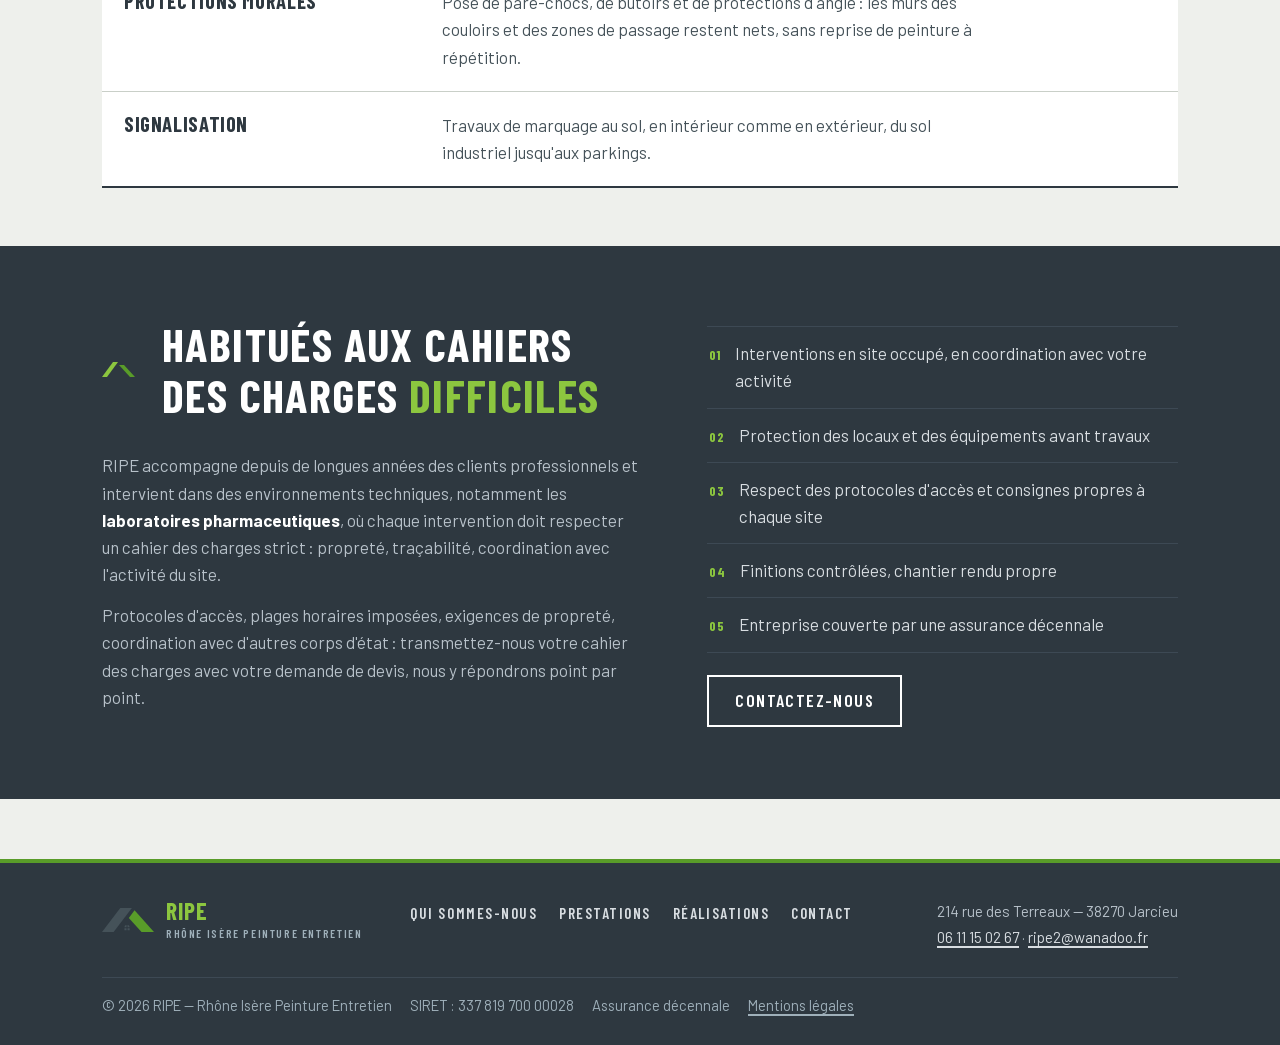
<file: prestations.html>
<!doctype html>
<html lang="fr">
<head>
  <meta charset="utf-8">
  <meta name="viewport" content="width=device-width, initial-scale=1">
  <title>Prestations — Plâtrerie, peinture, sols, faux plafonds | RIPE</title>
  <meta name="description" content="Les prestations de RIPE : plâtrerie, placo, création de cloisons, faux plafonds, peinture, revêtements de sol, résine de sol, vitrophanie, signalisation, protections murales et protections de chantier, dans la région lyonnaise.">
  <link rel="icon" type="image/svg+xml" href="assets/favicon.svg">
  <link rel="canonical" href="https://ripe-peinture.fr/prestations.html">
  <meta property="og:type" content="website">
  <meta property="og:site_name" content="RIPE — Rhône Isère Peinture Entretien">
  <meta property="og:locale" content="fr_FR">
  <meta property="og:url" content="https://ripe-peinture.fr/prestations.html">
  <meta property="og:title" content="Prestations — Plâtrerie, peinture, sols, faux plafonds">
  <meta property="og:description" content="Les prestations de RIPE : plâtrerie, placo, création de cloisons, faux plafonds, peinture, revêtements de sol, résine de sol, vitrophanie, signalisation, protections murales et protections de chantier, dans la région lyonnaise.">
  <meta property="og:image" content="https://ripe-peinture.fr/assets/partage.png">
  <meta property="og:image:width" content="1200">
  <meta property="og:image:height" content="630">
  <meta property="og:image:alt" content="RIPE — Plâtrerie, peinture, sols, cloisons, plafonds. Région lyonnaise et nord-iséroise.">
  <meta name="twitter:card" content="summary_large_image">
  <link rel="stylesheet" href="assets/fonts/fonts.css">
  <link rel="stylesheet" href="css/styles.css?v=b6ab7b64">
  <script>if (window.matchMedia('(prefers-reduced-motion: no-preference)').matches) document.documentElement.classList.add('motion');</script>
</head>
<body>
  <a class="skip-link" href="#contenu">Aller au contenu</a>

  <header class="site-header">
    <div class="wrap">
      <a class="brand" href="index.html">
        <img src="assets/logo-mark.svg" alt="" width="46" height="27">
        <span>
          <span class="brand-name">RIPE</span>
          <span class="brand-sub">Plâtrerie · Peinture<span class="sub-date"> — depuis 1986</span></span>
        </span>
      </a>
      <a class="header-tel" href="tel:+33611150267" aria-label="Appeler le 06 11 15 02 67">
        <svg class="header-tel__icon" viewBox="0 0 16 16" aria-hidden="true">
          <path d="M5.2 1.3 6.9 4a1 1 0 0 1-.2 1.3L5.4 6.4a10 10 0 0 0 4.2 4.2l1.1-1.3a1 1 0 0 1 1.3-.2l2.7 1.7a1 1 0 0 1 .3 1.4l-1.2 1.8a1.6 1.6 0 0 1-1.8.6C8.5 13.5 2.5 7.5 1.4 4a1.6 1.6 0 0 1 .6-1.8l1.8-1.2a1 1 0 0 1 1.4.3Z"/>
        </svg>
        <span class="header-tel__num">06 11 15 02 67</span>
      </a>
      <button class="nav-toggle" aria-expanded="false" aria-controls="menu">
        <svg class="nav-toggle__icon" viewBox="0 0 20 14" aria-hidden="true">
          <rect y="0" width="20" height="2.4"/><rect y="5.8" width="20" height="2.4"/><rect y="11.6" width="20" height="2.4"/>
        </svg>
        <span class="nav-toggle__label">Menu</span>
      </button>
      <nav class="site-nav" id="menu" aria-label="Navigation principale">
        <ul>
          <li><a href="index.html">Accueil</a></li>
          <li><a href="entreprise.html">Qui sommes-nous</a></li>
          <li><a href="prestations.html" aria-current="page">Prestations</a></li>
          <li><a href="realisations.html">Réalisations</a></li>
          <li><a href="contact.html">Contact</a></li>
        </ul>
      </nav>
    </div>
  </header>

  <main id="contenu">

    <section class="hero hero--compact wrap" aria-label="Nos prestations">
      <div class="panel assemble">
        <div class="panel-head">
          <span class="hero-mark">
            <img src="assets/logo-mark.svg" alt="" width="54" height="31">
            <span class="kicker">Nos prestations</span>
          </span>
          <span class="hero-since">Second œuvre complet</span>
        </div>
        <div class="panel-body">
          <h1>Tous les métiers,<br><span class="thin">un seul interlocuteur</span></h1>
          <p class="hero-lede">
            De la création d'une cloison à la résine de sol, RIPE couvre l'ensemble du
            second œuvre. <strong>Un seul devis, une seule équipe</strong>, que le
            chantier soit une maison, des bureaux ou un site technique.
          </p>
        </div>
      </div>
    </section>

    <section class="doc-section wrap" aria-label="Liste des prestations">
      <div class="section-head">
        <svg class="rive" viewBox="0 0 44 16" aria-hidden="true">
          <polygon fill="#455259" points="0,16 11,1 16,1 5,16"/>
          <polygon fill="#599c29" points="17,4 22,4 33,16 28,16"/>
        </svg>
        <h2>Ce que nous réalisons</h2>
      </div>
      <div class="presta-items">
        <div class="presta reveal" id="peinture">
          <h3>Peinture</h3>
          <p>
            Mise en peinture en neuf et en rénovation&#8239;: préparation soignée des
            supports, produits adaptés à chaque pièce et à chaque usage, finitions
            contrôlées. C'est le cœur de métier de la maison depuis 1986.
          </p>
        </div>
        <div class="presta reveal" id="platrerie">
          <h3>Plâtrerie</h3>
          <p>
            Ratissage, enduits et reprises des murs et plafonds&#8239;: des supports
            plans et sans défaut, prêts à recevoir la peinture.
          </p>
        </div>
        <div class="presta reveal">
          <h3>Cloisons, placo</h3>
          <p>
            Création de cloisons et doublage en plaques de plâtre, en neuf comme en
            rénovation&#8239;: séparer, agrandir ou réorganiser vos pièces et vos locaux,
            avec des surfaces planes et prêtes à peindre.
          </p>
        </div>
        <div class="presta reveal">
          <h3>Faux plafonds</h3>
          <p>
            Pose de faux plafonds, adaptés à l'usage des locaux : esthétique,
            correction acoustique ou intégration technique.
          </p>
        </div>
        <div class="presta reveal">
          <h3>Vitrophanie</h3>
          <p>
            Pose de films adhésifs pour bloquer la chaleur, réduire l'éblouissement
            ou préserver l'intimité, en intérieur comme en extérieur.
          </p>
        </div>
        <div class="presta reveal" id="sols">
          <h3>Revêtements de sol</h3>
          <p>
            Fourniture et pose de revêtements de sol pour l'habitat et les locaux
            professionnels, choisis selon l'usage et le trafic des pièces. Ragréage
            du support avant la pose&#8239;: un sol plan, condition d'une finition qui
            tient dans le temps.
          </p>
        </div>
        <div class="presta reveal">
          <h3>Résine de sol</h3>
          <p>
            Sols en résine pour les environnements exigeants&#8239;: surfaces continues,
            résistantes et faciles à entretenir, adaptées aux contraintes des sites
            techniques et industriels.
          </p>
        </div>
        <div class="presta reveal" id="depose">
          <h3>Dépose et démolition</h3>
          <p>
            Dépose des anciens revêtements, cloisons et équipements avant travaux&#8239;:
            un chantier repris depuis le support nu, sans avoir à faire intervenir
            une autre entreprise.
          </p>
        </div>
        <div class="presta reveal" id="protections">
          <h3>Protection des locaux</h3>
          <p>
            Mise en place de protections des locaux, des sols et des équipements,
            y compris lorsque ce sont d'autres corps de métier ou des techniciens
            qui doivent intervenir sur le site. Une étape décisive dans les
            environnements sensibles (laboratoires, sites en activité) où rien ne
            doit être endommagé ni contaminé.
          </p>
        </div>
        <div class="presta reveal" id="protections-murales">
          <h3>Protections murales</h3>
          <p>
            Pose de pare-chocs, de butoirs et de protections d'angle&#8239;: les murs
            des couloirs et des zones de passage restent nets, sans reprise de
            peinture à répétition.
          </p>
        </div>
        <div class="presta reveal">
          <h3>Signalisation</h3>
          <p>
            Travaux de marquage au sol, en intérieur comme en extérieur,
            du sol industriel jusqu'aux parkings.
          </p>
        </div>
      </div>
    </section>

    <section class="band-dark" aria-labelledby="titre-cdc">
      <div class="wrap band-grid">
        <div>
          <div class="section-head">
            <svg class="rive" viewBox="0 0 44 16" aria-hidden="true">
              <polygon fill="#8cc63f" points="0,16 11,1 16,1 5,16"/>
              <polygon fill="#599c29" points="17,4 22,4 33,16 28,16"/>
            </svg>
            <h2 id="titre-cdc">Habitués aux cahiers des charges <em>difficiles</em></h2>
          </div>
          <p>
            RIPE accompagne depuis de longues années des clients professionnels et
            intervient dans des environnements techniques, notamment les
            <strong>laboratoires pharmaceutiques</strong>, où chaque intervention doit respecter
            un cahier des charges strict&#8239;: propreté, traçabilité, coordination avec
            l'activité du site.
          </p>
          <p style="margin-top: 14px;">
            Protocoles d'accès, plages horaires imposées, exigences de propreté,
            coordination avec d'autres corps d'état&#8239;: transmettez-nous votre cahier
            des charges avec votre demande de devis, nous y répondrons point par point.
          </p>
        </div>
        <div>
          <ul class="spec-list">
            <li class="reveal"><span class="tick">01</span> Interventions en site occupé, en coordination avec votre activité</li>
            <li class="reveal"><span class="tick">02</span> Protection des locaux et des équipements avant travaux</li>
            <li class="reveal"><span class="tick">03</span> Respect des protocoles d'accès et consignes propres à chaque site</li>
            <li class="reveal"><span class="tick">04</span> Finitions contrôlées, chantier rendu propre</li>
            <li class="reveal"><span class="tick">05</span> Entreprise couverte par une assurance décennale</li>
          </ul>
          <div style="margin-top: 22px;">
            <a class="btn btn--onDark" href="contact.html">Contactez-nous</a>
          </div>
        </div>
      </div>
    </section>
  </main>

  <footer class="site-footer">
    <div class="wrap">
      <div class="footer-grid">
        <a class="brand" href="index.html">
          <img src="assets/logo-mark.svg" alt="" width="46" height="27">
          <span>
            <span class="brand-name">RIPE</span>
            <span class="brand-sub">Rhône Isère Peinture Entretien</span>
          </span>
        </a>
        <nav class="footer-nav" aria-label="Pied de page">
          <ul>
            <li><a href="entreprise.html">Qui sommes-nous</a></li>
            <li><a href="prestations.html">Prestations</a></li>
            <li><a href="realisations.html">Réalisations</a></li>
            <li><a href="contact.html">Contact</a></li>
          </ul>
        </nav>
        <address class="footer-coords">
          214 rue des Terreaux — 38270 Jarcieu<br>
          <a href="tel:+33611150267">06 11 15 02 67</a> · <a href="mailto:ripe2@wanadoo.fr">ripe2@wanadoo.fr</a>
        </address>
      </div>
      <div class="footer-legal">
        <span>© <span data-year>2026</span> RIPE — Rhône Isère Peinture Entretien</span>
        <span>SIRET : 337 819 700 00028</span>
        <span>Assurance décennale</span>
        <a href="mentions-legales.html">Mentions légales</a>
      </div>
    </div>
  </footer>

  <script src="js/site.js?v=b6ab7b64"></script>
</body>
</html>
</file>
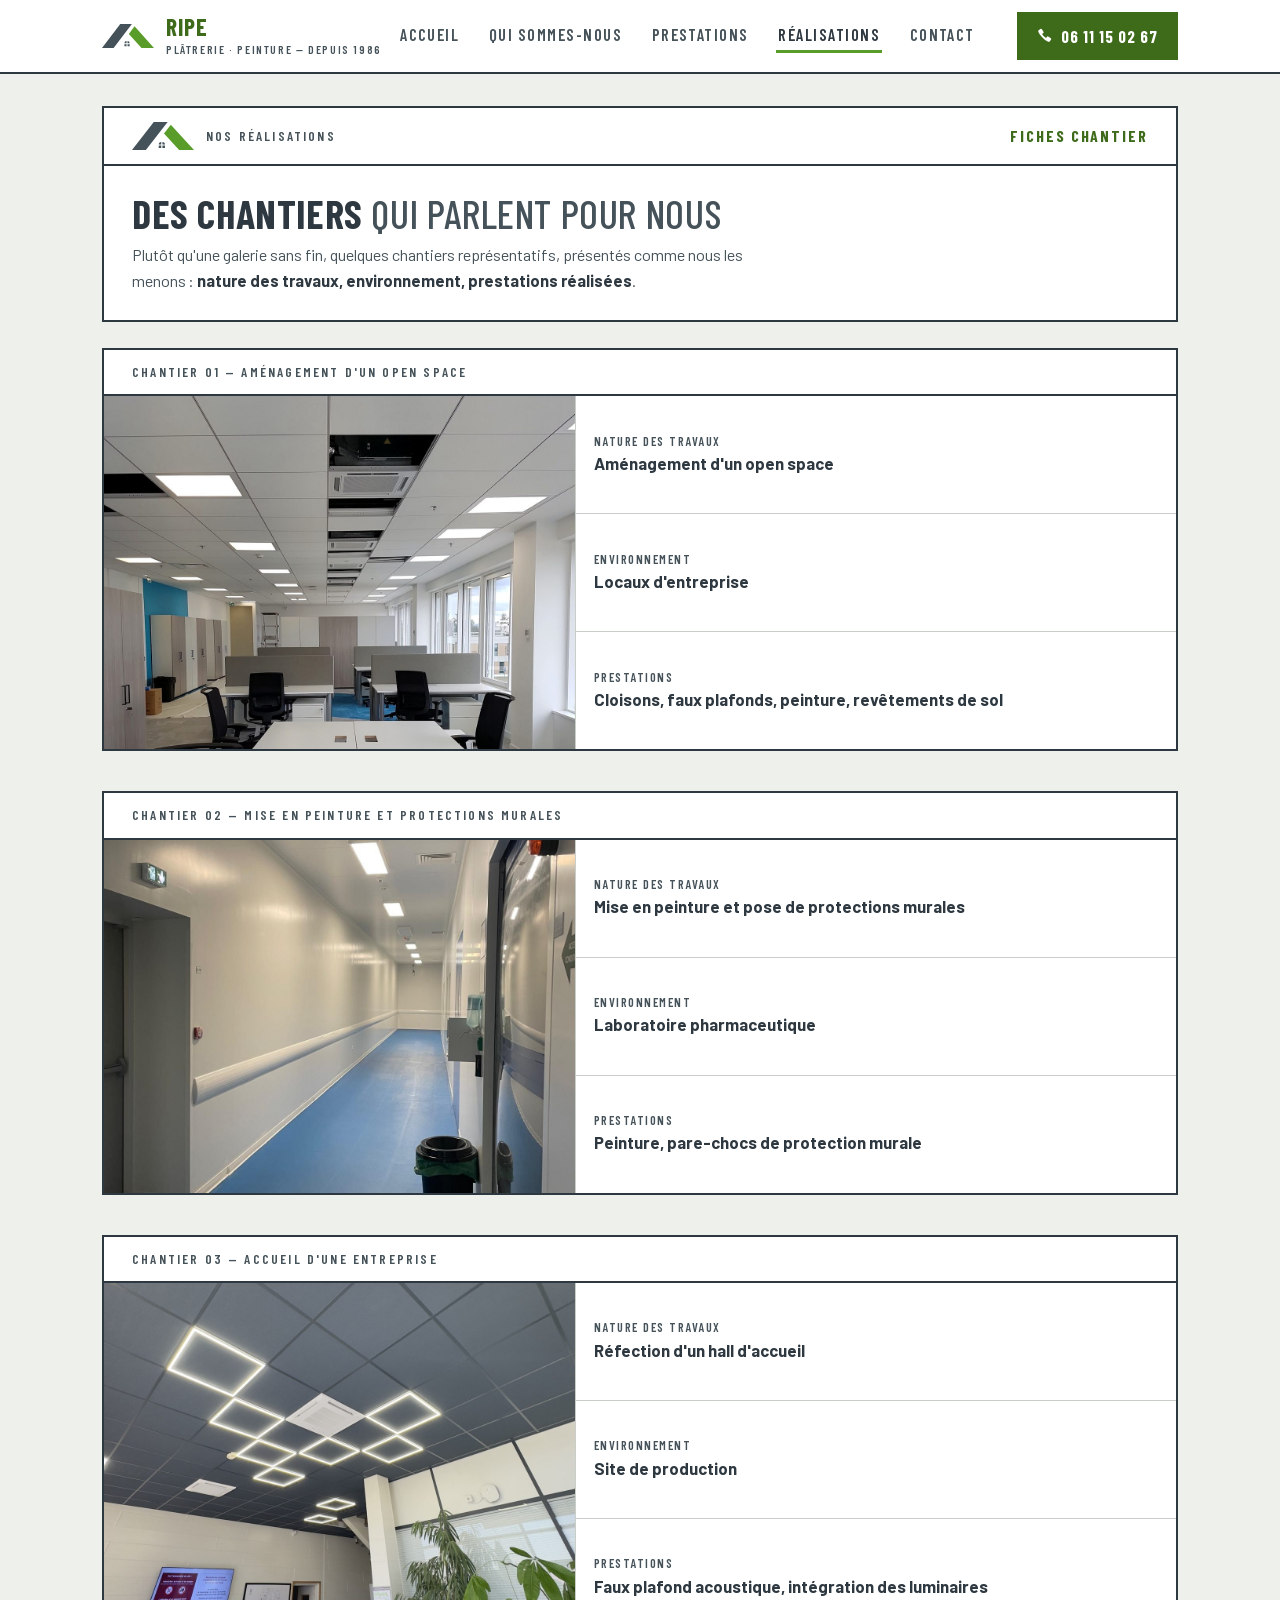
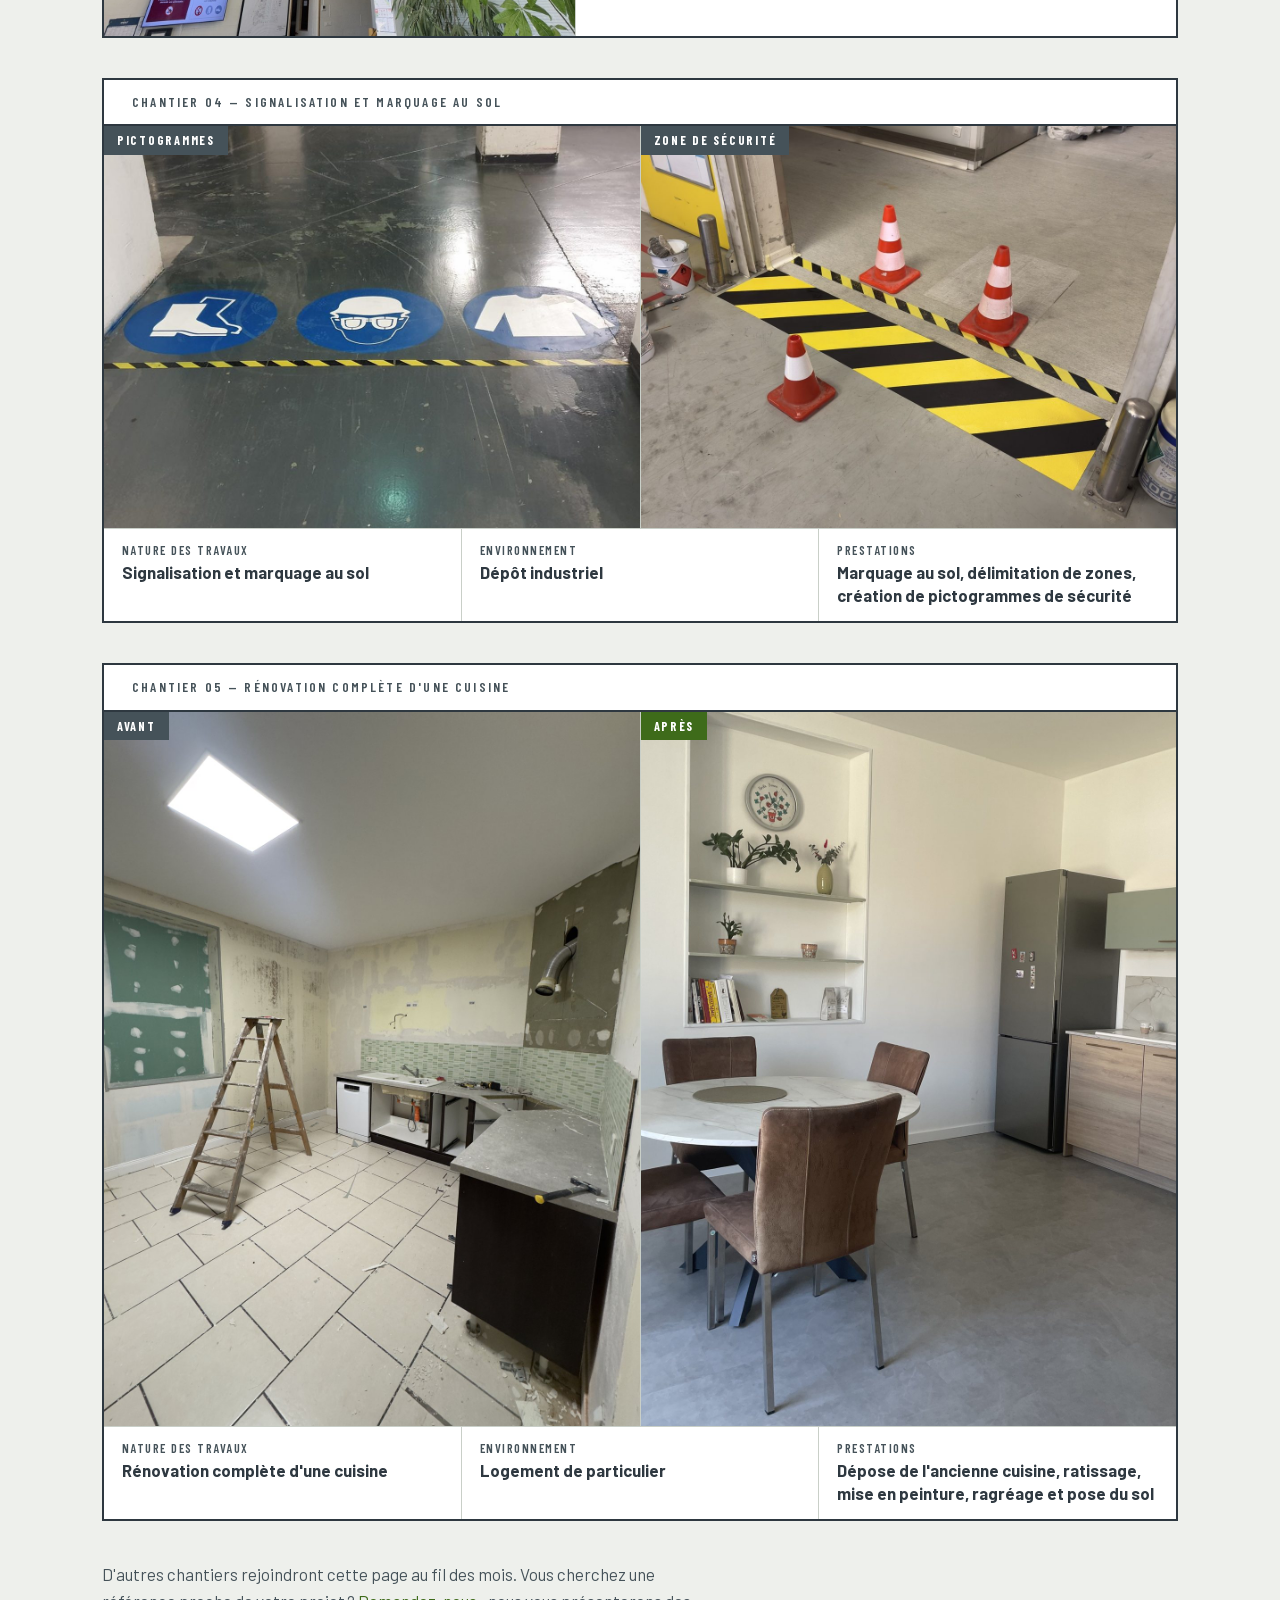
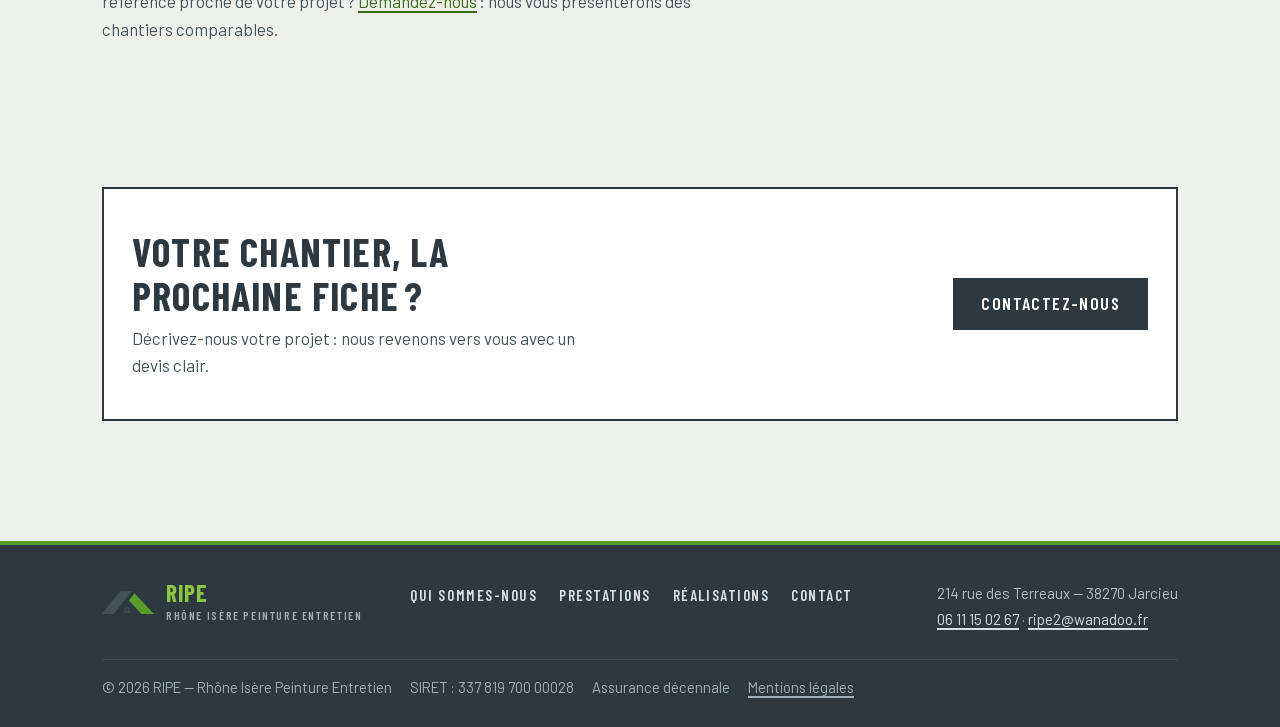
<file: realisations.html>
<!doctype html>
<html lang="fr">
<head>
  <meta charset="utf-8">
  <meta name="viewport" content="width=device-width, initial-scale=1">
  <title>Nos réalisations — RIPE, plâtrerie et peinture dans la région lyonnaise</title>
  <meta name="description" content="Une sélection de chantiers représentatifs du savoir-faire de RIPE : plâtrerie, peinture, revêtements de sol et interventions en environnement technique.">
  <link rel="icon" type="image/svg+xml" href="assets/favicon.svg">
  <link rel="canonical" href="https://ripe-peinture.fr/realisations.html">
  <meta property="og:type" content="website">
  <meta property="og:site_name" content="RIPE — Rhône Isère Peinture Entretien">
  <meta property="og:locale" content="fr_FR">
  <meta property="og:url" content="https://ripe-peinture.fr/realisations.html">
  <meta property="og:title" content="Nos réalisations — RIPE">
  <meta property="og:description" content="Une sélection de chantiers représentatifs du savoir-faire de RIPE : plâtrerie, peinture, revêtements de sol et interventions en environnement technique.">
  <meta property="og:image" content="https://ripe-peinture.fr/assets/partage.png">
  <meta property="og:image:width" content="1200">
  <meta property="og:image:height" content="630">
  <meta property="og:image:alt" content="RIPE — Plâtrerie, peinture, sols, cloisons, plafonds. Région lyonnaise et nord-iséroise.">
  <meta name="twitter:card" content="summary_large_image">
  <link rel="stylesheet" href="assets/fonts/fonts.css">
  <link rel="stylesheet" href="css/styles.css?v=b6ab7b64">
  <script>if (window.matchMedia('(prefers-reduced-motion: no-preference)').matches) document.documentElement.classList.add('motion');</script>
</head>
<body>
  <a class="skip-link" href="#contenu">Aller au contenu</a>

  <header class="site-header">
    <div class="wrap">
      <a class="brand" href="index.html">
        <img src="assets/logo-mark.svg" alt="" width="46" height="27">
        <span>
          <span class="brand-name">RIPE</span>
          <span class="brand-sub">Plâtrerie · Peinture<span class="sub-date"> — depuis 1986</span></span>
        </span>
      </a>
      <a class="header-tel" href="tel:+33611150267" aria-label="Appeler le 06 11 15 02 67">
        <svg class="header-tel__icon" viewBox="0 0 16 16" aria-hidden="true">
          <path d="M5.2 1.3 6.9 4a1 1 0 0 1-.2 1.3L5.4 6.4a10 10 0 0 0 4.2 4.2l1.1-1.3a1 1 0 0 1 1.3-.2l2.7 1.7a1 1 0 0 1 .3 1.4l-1.2 1.8a1.6 1.6 0 0 1-1.8.6C8.5 13.5 2.5 7.5 1.4 4a1.6 1.6 0 0 1 .6-1.8l1.8-1.2a1 1 0 0 1 1.4.3Z"/>
        </svg>
        <span class="header-tel__num">06 11 15 02 67</span>
      </a>
      <button class="nav-toggle" aria-expanded="false" aria-controls="menu">
        <svg class="nav-toggle__icon" viewBox="0 0 20 14" aria-hidden="true">
          <rect y="0" width="20" height="2.4"/><rect y="5.8" width="20" height="2.4"/><rect y="11.6" width="20" height="2.4"/>
        </svg>
        <span class="nav-toggle__label">Menu</span>
      </button>
      <nav class="site-nav" id="menu" aria-label="Navigation principale">
        <ul>
          <li><a href="index.html">Accueil</a></li>
          <li><a href="entreprise.html">Qui sommes-nous</a></li>
          <li><a href="prestations.html">Prestations</a></li>
          <li><a href="realisations.html" aria-current="page">Réalisations</a></li>
          <li><a href="contact.html">Contact</a></li>
        </ul>
      </nav>
    </div>
  </header>

  <main id="contenu">

    <section class="hero hero--compact wrap" aria-label="Nos réalisations">
      <div class="panel assemble">
        <div class="panel-head">
          <span class="hero-mark">
            <img src="assets/logo-mark.svg" alt="" width="54" height="31">
            <span class="kicker">Nos réalisations</span>
          </span>
          <span class="hero-since">Fiches chantier</span>
        </div>
        <div class="panel-body">
          <h1>Des chantiers <span class="thin">qui parlent pour nous</span></h1>
          <p class="hero-lede">
            Plutôt qu'une galerie sans fin, quelques chantiers représentatifs,
            présentés comme nous les menons : <strong>nature des travaux,
            environnement, prestations réalisées</strong>.
          </p>
        </div>
      </div>
    </section>

    <section class="doc-section wrap" aria-label="Fiches chantier">

      <!-- GABARIT : dupliquer une fiche pour chaque nouveau chantier.
           La photo va dans assets/photos/, recadrée en 1200 × 900. -->
      <article class="panel fiche reveal">
        <div class="panel-head">
          <span class="kicker">Chantier 01 — Aménagement d'un open space</span>
        </div>
        <div class="fiche-grid">
          <div class="plate-photo plate-photo--img">
            <img src="assets/photos/open-space.jpg" width="1200" height="900" loading="lazy"
                 alt="Open space livré : faux plafond à dalles, cloisons, revêtement de sol et postes de travail installés.">
          </div>
          <dl class="fields">
            <div class="field"><dt>Nature des travaux</dt><dd>Aménagement d'un open space</dd></div>
            <div class="field"><dt>Environnement</dt><dd>Locaux d'entreprise</dd></div>
            <div class="field"><dt>Prestations</dt><dd>Cloisons, faux plafonds, peinture, revêtements de sol</dd></div>
          </dl>
        </div>
      </article>

      <article class="panel fiche reveal">
        <div class="panel-head">
          <span class="kicker">Chantier 02 — Mise en peinture et protections murales</span>
        </div>
        <div class="fiche-grid">
          <div class="plate-photo plate-photo--img">
            <img src="assets/photos/couloir-laboratoire.jpg" width="1200" height="900" loading="lazy"
                 alt="Couloir de laboratoire pharmaceutique : murs remis en peinture et pare-chocs de protection posé sur toute la longueur.">
          </div>
          <dl class="fields">
            <div class="field"><dt>Nature des travaux</dt><dd>Mise en peinture et pose de protections murales</dd></div>
            <div class="field"><dt>Environnement</dt><dd>Laboratoire pharmaceutique</dd></div>
            <div class="field"><dt>Prestations</dt><dd>Peinture, pare-chocs de protection murale</dd></div>
          </dl>
        </div>
      </article>

      <article class="panel fiche reveal">
        <div class="panel-head">
          <span class="kicker">Chantier 03 — Accueil d'une entreprise</span>
        </div>
        <div class="fiche-grid">
          <div class="plate-photo plate-photo--img">
            <img src="assets/photos/accueil-entreprise.jpg" width="1200" height="900" loading="lazy"
                 alt="Hall d'accueil d'entreprise : faux plafond acoustique sombre et luminaires encastrés en cadres lumineux.">
          </div>
          <dl class="fields">
            <div class="field"><dt>Nature des travaux</dt><dd>Réfection d'un hall d'accueil</dd></div>
            <div class="field"><dt>Environnement</dt><dd>Site de production</dd></div>
            <div class="field"><dt>Prestations</dt><dd>Faux plafond acoustique, intégration des luminaires</dd></div>
          </dl>
        </div>
      </article>

      <article class="panel fiche reveal">
        <div class="panel-head">
          <span class="kicker">Chantier 04 — Signalisation et marquage au sol</span>
        </div>
        <div class="duo">
          <figure class="duo-item">
            <img src="assets/photos/signal-pictogrammes.jpg" width="1200" height="900" loading="lazy"
                 alt="Pictogrammes de sécurité peints au sol : chaussures, lunettes et vêtements de protection, le long d'une bande de délimitation.">
            <figcaption>Pictogrammes</figcaption>
          </figure>
          <figure class="duo-item">
            <img src="assets/photos/signal-zone.jpg" width="1200" height="900" loading="lazy"
                 alt="Bande de sécurité jaune et noire fraîchement peinte au sol, ruban de masquage et cônes encore en place.">
            <figcaption>Zone de sécurité</figcaption>
          </figure>
        </div>
        <dl class="fields">
          <div class="field"><dt>Nature des travaux</dt><dd>Signalisation et marquage au sol</dd></div>
          <div class="field"><dt>Environnement</dt><dd>Dépôt industriel</dd></div>
          <div class="field"><dt>Prestations</dt><dd>Marquage au sol, délimitation de zones, création de pictogrammes de sécurité</dd></div>
        </dl>
      </article>

      <article class="panel fiche reveal">
        <div class="panel-head">
          <span class="kicker">Chantier 05 — Rénovation complète d'une cuisine</span>
        </div>
        <div class="duo duo--portrait">
          <figure class="duo-item duo-item--avant">
            <img src="assets/photos/cuisine-avant.jpg" width="1200" height="1600" loading="lazy"
                 alt="La cuisine pendant la dépose : anciens meubles démontés, faïence à nu, murs décollés et niche murale reconstruite en plaque hydrofuge.">
            <figcaption>Avant</figcaption>
          </figure>
          <figure class="duo-item duo-item--apres">
            <img src="assets/photos/cuisine-apres.jpg" width="1200" height="1600" loading="lazy"
                 alt="La même cuisine après travaux : murs peints, niche murale finie et équipée d'étagères, sol neuf posé.">
            <figcaption>Après</figcaption>
          </figure>
        </div>
        <dl class="fields">
          <div class="field"><dt>Nature des travaux</dt><dd>Rénovation complète d'une cuisine</dd></div>
          <div class="field"><dt>Environnement</dt><dd>Logement de particulier</dd></div>
          <div class="field"><dt>Prestations</dt><dd>Dépose de l'ancienne cuisine, ratissage, mise en peinture, ragréage et pose du sol</dd></div>
        </dl>
      </article>

      <p class="section-intro" style="margin-top: 8px;">
        D'autres chantiers rejoindront cette page au fil des mois. Vous cherchez une
        référence proche de votre projet&#8239;? <a href="contact.html">Demandez-nous</a>&#8239;:
        nous vous présenterons des chantiers comparables.
      </p>
    </section>

    <section class="closing wrap" aria-labelledby="titre-devis">
      <div class="panel">
        <div class="panel-body">
          <div>
            <h2 id="titre-devis">Votre chantier, la prochaine fiche ?</h2>
            <p>Décrivez-nous votre projet : nous revenons vers vous avec un devis clair.</p>
          </div>
          <a class="btn btn--primary" href="contact.html">Contactez-nous</a>
        </div>
      </div>
    </section>
  </main>

  <footer class="site-footer">
    <div class="wrap">
      <div class="footer-grid">
        <a class="brand" href="index.html">
          <img src="assets/logo-mark.svg" alt="" width="46" height="27">
          <span>
            <span class="brand-name">RIPE</span>
            <span class="brand-sub">Rhône Isère Peinture Entretien</span>
          </span>
        </a>
        <nav class="footer-nav" aria-label="Pied de page">
          <ul>
            <li><a href="entreprise.html">Qui sommes-nous</a></li>
            <li><a href="prestations.html">Prestations</a></li>
            <li><a href="realisations.html">Réalisations</a></li>
            <li><a href="contact.html">Contact</a></li>
          </ul>
        </nav>
        <address class="footer-coords">
          214 rue des Terreaux — 38270 Jarcieu<br>
          <a href="tel:+33611150267">06 11 15 02 67</a> · <a href="mailto:ripe2@wanadoo.fr">ripe2@wanadoo.fr</a>
        </address>
      </div>
      <div class="footer-legal">
        <span>© <span data-year>2026</span> RIPE — Rhône Isère Peinture Entretien</span>
        <span>SIRET : 337 819 700 00028</span>
        <span>Assurance décennale</span>
        <a href="mentions-legales.html">Mentions légales</a>
      </div>
    </div>
  </footer>

  <script src="js/site.js?v=b6ab7b64"></script>
</body>
</html>
</file>
<file: assets/fonts/fonts.css>
@font-face {
  font-family: 'Barlow';
  font-style: normal;
  font-weight: 400;
  font-display: swap;
  src: url("Barlow-400-latin-ext.woff2") format("woff2");
  unicode-range: U+0100-02BA, U+02BD-02C5, U+02C7-02CC, U+02CE-02D7, U+02DD-02FF, U+0304, U+0308, U+0329, U+1D00-1DBF, U+1E00-1E9F, U+1EF2-1EFF, U+2020, U+20A0-20AB, U+20AD-20C0, U+2113, U+2C60-2C7F, U+A720-A7FF;
}
@font-face {
  font-family: 'Barlow';
  font-style: normal;
  font-weight: 400;
  font-display: swap;
  src: url("Barlow-400-latin.woff2") format("woff2");
  unicode-range: U+0000-00FF, U+0131, U+0152-0153, U+02BB-02BC, U+02C6, U+02DA, U+02DC, U+0304, U+0308, U+0329, U+2000-206F, U+20AC, U+2122, U+2191, U+2193, U+2212, U+2215, U+FEFF, U+FFFD;
}
@font-face {
  font-family: 'Barlow';
  font-style: normal;
  font-weight: 500;
  font-display: swap;
  src: url("Barlow-500-latin-ext.woff2") format("woff2");
  unicode-range: U+0100-02BA, U+02BD-02C5, U+02C7-02CC, U+02CE-02D7, U+02DD-02FF, U+0304, U+0308, U+0329, U+1D00-1DBF, U+1E00-1E9F, U+1EF2-1EFF, U+2020, U+20A0-20AB, U+20AD-20C0, U+2113, U+2C60-2C7F, U+A720-A7FF;
}
@font-face {
  font-family: 'Barlow';
  font-style: normal;
  font-weight: 500;
  font-display: swap;
  src: url("Barlow-500-latin.woff2") format("woff2");
  unicode-range: U+0000-00FF, U+0131, U+0152-0153, U+02BB-02BC, U+02C6, U+02DA, U+02DC, U+0304, U+0308, U+0329, U+2000-206F, U+20AC, U+2122, U+2191, U+2193, U+2212, U+2215, U+FEFF, U+FFFD;
}
@font-face {
  font-family: 'Barlow';
  font-style: normal;
  font-weight: 600;
  font-display: swap;
  src: url("Barlow-600-latin-ext.woff2") format("woff2");
  unicode-range: U+0100-02BA, U+02BD-02C5, U+02C7-02CC, U+02CE-02D7, U+02DD-02FF, U+0304, U+0308, U+0329, U+1D00-1DBF, U+1E00-1E9F, U+1EF2-1EFF, U+2020, U+20A0-20AB, U+20AD-20C0, U+2113, U+2C60-2C7F, U+A720-A7FF;
}
@font-face {
  font-family: 'Barlow';
  font-style: normal;
  font-weight: 600;
  font-display: swap;
  src: url("Barlow-600-latin.woff2") format("woff2");
  unicode-range: U+0000-00FF, U+0131, U+0152-0153, U+02BB-02BC, U+02C6, U+02DA, U+02DC, U+0304, U+0308, U+0329, U+2000-206F, U+20AC, U+2122, U+2191, U+2193, U+2212, U+2215, U+FEFF, U+FFFD;
}
@font-face {
  font-family: 'Barlow';
  font-style: normal;
  font-weight: 700;
  font-display: swap;
  src: url("Barlow-700-latin-ext.woff2") format("woff2");
  unicode-range: U+0100-02BA, U+02BD-02C5, U+02C7-02CC, U+02CE-02D7, U+02DD-02FF, U+0304, U+0308, U+0329, U+1D00-1DBF, U+1E00-1E9F, U+1EF2-1EFF, U+2020, U+20A0-20AB, U+20AD-20C0, U+2113, U+2C60-2C7F, U+A720-A7FF;
}
@font-face {
  font-family: 'Barlow';
  font-style: normal;
  font-weight: 700;
  font-display: swap;
  src: url("Barlow-700-latin.woff2") format("woff2");
  unicode-range: U+0000-00FF, U+0131, U+0152-0153, U+02BB-02BC, U+02C6, U+02DA, U+02DC, U+0304, U+0308, U+0329, U+2000-206F, U+20AC, U+2122, U+2191, U+2193, U+2212, U+2215, U+FEFF, U+FFFD;
}
@font-face {
  font-family: 'Barlow';
  font-style: normal;
  font-weight: 800;
  font-display: swap;
  src: url("Barlow-800-latin-ext.woff2") format("woff2");
  unicode-range: U+0100-02BA, U+02BD-02C5, U+02C7-02CC, U+02CE-02D7, U+02DD-02FF, U+0304, U+0308, U+0329, U+1D00-1DBF, U+1E00-1E9F, U+1EF2-1EFF, U+2020, U+20A0-20AB, U+20AD-20C0, U+2113, U+2C60-2C7F, U+A720-A7FF;
}
@font-face {
  font-family: 'Barlow';
  font-style: normal;
  font-weight: 800;
  font-display: swap;
  src: url("Barlow-800-latin.woff2") format("woff2");
  unicode-range: U+0000-00FF, U+0131, U+0152-0153, U+02BB-02BC, U+02C6, U+02DA, U+02DC, U+0304, U+0308, U+0329, U+2000-206F, U+20AC, U+2122, U+2191, U+2193, U+2212, U+2215, U+FEFF, U+FFFD;
}
@font-face {
  font-family: 'Barlow Condensed';
  font-style: normal;
  font-weight: 500;
  font-display: swap;
  src: url("BarlowCondensed-500-latin-ext.woff2") format("woff2");
  unicode-range: U+0100-02BA, U+02BD-02C5, U+02C7-02CC, U+02CE-02D7, U+02DD-02FF, U+0304, U+0308, U+0329, U+1D00-1DBF, U+1E00-1E9F, U+1EF2-1EFF, U+2020, U+20A0-20AB, U+20AD-20C0, U+2113, U+2C60-2C7F, U+A720-A7FF;
}
@font-face {
  font-family: 'Barlow Condensed';
  font-style: normal;
  font-weight: 500;
  font-display: swap;
  src: url("BarlowCondensed-500-latin.woff2") format("woff2");
  unicode-range: U+0000-00FF, U+0131, U+0152-0153, U+02BB-02BC, U+02C6, U+02DA, U+02DC, U+0304, U+0308, U+0329, U+2000-206F, U+20AC, U+2122, U+2191, U+2193, U+2212, U+2215, U+FEFF, U+FFFD;
}
@font-face {
  font-family: 'Barlow Condensed';
  font-style: normal;
  font-weight: 600;
  font-display: swap;
  src: url("BarlowCondensed-600-latin-ext.woff2") format("woff2");
  unicode-range: U+0100-02BA, U+02BD-02C5, U+02C7-02CC, U+02CE-02D7, U+02DD-02FF, U+0304, U+0308, U+0329, U+1D00-1DBF, U+1E00-1E9F, U+1EF2-1EFF, U+2020, U+20A0-20AB, U+20AD-20C0, U+2113, U+2C60-2C7F, U+A720-A7FF;
}
@font-face {
  font-family: 'Barlow Condensed';
  font-style: normal;
  font-weight: 600;
  font-display: swap;
  src: url("BarlowCondensed-600-latin.woff2") format("woff2");
  unicode-range: U+0000-00FF, U+0131, U+0152-0153, U+02BB-02BC, U+02C6, U+02DA, U+02DC, U+0304, U+0308, U+0329, U+2000-206F, U+20AC, U+2122, U+2191, U+2193, U+2212, U+2215, U+FEFF, U+FFFD;
}
@font-face {
  font-family: 'Barlow Condensed';
  font-style: normal;
  font-weight: 700;
  font-display: swap;
  src: url("BarlowCondensed-700-latin-ext.woff2") format("woff2");
  unicode-range: U+0100-02BA, U+02BD-02C5, U+02C7-02CC, U+02CE-02D7, U+02DD-02FF, U+0304, U+0308, U+0329, U+1D00-1DBF, U+1E00-1E9F, U+1EF2-1EFF, U+2020, U+20A0-20AB, U+20AD-20C0, U+2113, U+2C60-2C7F, U+A720-A7FF;
}
@font-face {
  font-family: 'Barlow Condensed';
  font-style: normal;
  font-weight: 700;
  font-display: swap;
  src: url("BarlowCondensed-700-latin.woff2") format("woff2");
  unicode-range: U+0000-00FF, U+0131, U+0152-0153, U+02BB-02BC, U+02C6, U+02DA, U+02DC, U+0304, U+0308, U+0329, U+2000-206F, U+20AC, U+2122, U+2191, U+2193, U+2212, U+2215, U+FEFF, U+FFFD;
}
</file>
<file: css/styles.css>
/* ============================================================
   RIPE — Rhône Isère Peinture Entretien
   Monde visuel : le panneau de chantier (voir DESIGN.md)
   ============================================================ */

:root {
  --paper: #eef0ec;
  --panel: #ffffff;
  --ink: #2e3840;
  --slate: #455259;
  --rule: #c9cfc8;
  --rule-soft: #e2e5df;
  --green: #599c29;
  --green-ink: #3e6b1a;
  --green-bright: #8cc63f;
  --todo-bg: #fdf6e3;
  --todo-ink: #8a6d1c;
  --error: #a03123;
  --cond: "Barlow Condensed", "Arial Narrow", sans-serif;
  --sans: "Barlow", "Helvetica Neue", Arial, sans-serif;
}

*, *::before, *::after { box-sizing: border-box; }

html { scroll-behavior: smooth; }
@media (prefers-reduced-motion: reduce) {
  html { scroll-behavior: auto; }
}

body {
  margin: 0;
  background: var(--paper);
  color: var(--ink);
  font: 400 1.0625rem/1.6 var(--sans);
  -webkit-font-smoothing: antialiased;
}

img, svg { max-width: 100%; display: block; }

h1, h2, h3, p, ul, dl { margin: 0; }

a { color: var(--green-ink); text-decoration-thickness: 1.5px; text-underline-offset: 3px; }
a:hover { color: var(--ink); }

:focus-visible {
  outline: 3px solid var(--green);
  outline-offset: 2px;
}

.skip-link {
  position: absolute;
  left: -9999px;
  top: 0;
  background: var(--ink);
  color: #fff;
  padding: 0.6rem 1rem;
  z-index: 100;
}
.skip-link:focus { left: 0; }

.wrap {
  max-width: 1140px;
  margin-inline: auto;
  padding-inline: clamp(16px, 4vw, 32px);
}

/* ---------- Bande de rive (motif toit du logo) ---------- */

.rive {
  width: 44px;
  height: 16px;
  flex: none;
}

/* ---------- En-tête ---------- */

.site-header {
  background: var(--panel);
  border-bottom: 2px solid var(--ink);
  position: sticky;
  top: 0;
  z-index: 50;
}

.site-header .wrap {
  display: flex;
  align-items: center;
  justify-content: space-between;
  gap: 16px;
  min-height: 72px;
}

.brand {
  display: flex;
  align-items: center;
  gap: 12px;
  text-decoration: none;
  color: var(--ink);
}
.brand:hover { color: var(--ink); }

.brand svg, .brand img { width: 52px; height: auto; }

.brand-name {
  font: 700 1.5rem/1 var(--cond);
  letter-spacing: 0.04em;
  color: var(--green-ink);
}

.brand-sub {
  display: block;
  font: 600 0.72rem/1.2 var(--cond);
  letter-spacing: 0.14em;
  text-transform: uppercase;
  color: var(--slate);
}

.site-nav ul {
  list-style: none;
  margin: 0;
  padding: 0;
  display: flex;
  gap: clamp(10px, 2vw, 26px);
}

.site-nav a {
  display: block;
  font: 600 1.02rem/1 var(--cond);
  letter-spacing: 0.09em;
  text-transform: uppercase;
  text-decoration: none;
  color: var(--slate);
  padding: 8px 2px 6px;
  border-bottom: 3px solid transparent;
}

.site-nav a:hover { color: var(--ink); border-bottom-color: var(--ink); }
.site-nav a[aria-current="page"] { color: var(--ink); border-bottom-color: var(--green); }

@media (max-width: 900px) {
  .site-header .sub-date { display: none; }
}

/* Sur mobile, le bouton d'appel prime sur le sous-titre de la marque */
@media (max-width: 560px) {
  .site-header .brand-sub { display: none; }
}

/* ---------- Téléphone dans l'en-tête ----------
   L'action la plus courante chez un artisan est l'appel : le numéro doit
   être atteignable depuis n'importe quelle page, en un geste. */

.site-nav { margin-left: auto; }

.header-tel {
  order: 3;
  flex: none;
  display: inline-block;
  font: 700 1.05rem/1 var(--cond);
  letter-spacing: 0.06em;
  text-transform: uppercase;
  text-decoration: none;
  color: #fff;
  background: var(--green-ink);
  border: 2px solid var(--green-ink);
  padding: 14px 18px;
  min-height: 48px;
  display: inline-flex;
  align-items: center;
  margin-left: clamp(12px, 2vw, 24px);
  white-space: nowrap;
  transition: background-color 160ms ease-out, border-color 160ms ease-out;
}

.header-tel:hover { background: var(--ink); border-color: var(--ink); color: #fff; }

.header-tel__icon {
  width: 15px;
  height: 15px;
  flex: none;
  fill: currentColor;
  margin-right: 9px;
}

/* Sous 430 px, le numéro complet ne tient plus à côté du menu :
   le combiné seul prend le relais, le libellé reste lu par les lecteurs
   d'écran grâce à l'aria-label du lien. */
@media (max-width: 430px) {
  .header-tel__num { display: none; }
  .header-tel__icon { margin-right: 0; width: 17px; height: 17px; }
}

@media (max-width: 820px) {
  .site-nav { margin-left: 0; }
  .header-tel { order: 0; margin-left: auto; }
  .nav-toggle { margin-left: 10px; }
}

@media (max-width: 380px) {
  .header-tel { padding: 14px 15px; }
  .nav-toggle { padding: 14px 12px; gap: 7px; }
}

/* Le bouton de menu porte le même poids visuel que le bouton d'appel :
   deux actions de rang égal, l'une pour joindre, l'autre pour naviguer.
   Le pictogramme à trois barres, universellement compris, s'ajoute au mot
   pour que personne ne puisse manquer qu'il y a d'autres pages. */
.nav-toggle {
  display: none;
  align-items: center;
  gap: 9px;
  background: var(--ink);
  border: 2px solid var(--ink);
  color: #fff;
  font: 600 1.02rem/1 var(--cond);
  letter-spacing: 0.1em;
  text-transform: uppercase;
  padding: 14px 16px;
  min-height: 48px;
  cursor: pointer;
  transition: background-color 160ms ease-out, border-color 160ms ease-out;
}

.nav-toggle:hover { background: var(--slate); border-color: var(--slate); }

.nav-toggle__icon {
  width: 20px;
  height: 14px;
  flex: none;
  fill: currentColor;
}

.nav-toggle[aria-expanded="true"] .nav-toggle__icon { display: none; }

@media (max-width: 820px) {
  .nav-toggle { display: inline-flex; }
  .site-nav {
    display: none;
    position: absolute;
    inset: 100% 0 auto 0;
    background: var(--ink);
    border-bottom: 4px solid var(--green);
  }
  .site-nav.open { display: block; }
  .site-nav ul {
    flex-direction: column;
    gap: 0;
    padding: 8px 0;
  }
  .site-nav a {
    color: #d8dde1;
    font-size: 1.35rem;
    padding: 14px clamp(16px, 4vw, 32px);
    border-bottom: 1px solid #3d4954;
  }
  .site-nav li:last-child a { border-bottom: none; }
  .site-nav a:hover { color: #fff; border-bottom-color: #3d4954; }
  .site-nav a[aria-current="page"] {
    color: var(--green-bright);
    border-bottom-color: #3d4954;
  }
}

/* ---------- Panneaux ---------- */

.panel {
  background: var(--panel);
  border: 2px solid var(--ink);
}

.panel-head {
  display: flex;
  align-items: center;
  flex-wrap: wrap;
  gap: 8px 14px;
  padding: 14px clamp(16px, 3vw, 28px);
  border-bottom: 2px solid var(--ink);
}

.kicker {
  font: 600 0.85rem/1.2 var(--cond);
  letter-spacing: 0.16em;
  text-transform: uppercase;
  color: var(--slate);
}

.panel-body { padding: clamp(20px, 4vw, 40px) clamp(16px, 3vw, 28px); }

/* ---------- Champs normés ---------- */

.fields {
  display: grid;
  grid-template-columns: repeat(auto-fit, minmax(170px, 1fr));
  gap: 1px;
  background: var(--rule);
  border-top: 1px solid var(--rule);
}

.field { background: var(--panel); padding: 13px 18px 15px; }

.field dt {
  font: 600 0.78rem/1.3 var(--cond);
  letter-spacing: 0.12em;
  text-transform: uppercase;
  color: var(--slate);
  margin-bottom: 3px;
}

.field dd {
  margin: 0;
  font: 700 1.05rem/1.35 var(--sans);
  font-variant-numeric: tabular-nums;
}

.field dd a { color: var(--ink); }


/* ---------- Étiquette « à compléter » ---------- */

.todo {
  display: inline-block;
  font: 600 0.75rem/1.2 var(--cond);
  letter-spacing: 0.1em;
  text-transform: uppercase;
  color: var(--todo-ink);
  background: var(--todo-bg);
  border: 1px dashed var(--todo-ink);
  padding: 3px 8px;
  vertical-align: 2px;
}

/* ---------- Boutons ---------- */

.btn {
  display: inline-block;
  font: 600 1.1rem/1 var(--cond);
  letter-spacing: 0.08em;
  text-transform: uppercase;
  text-decoration: none;
  border: 2px solid var(--ink);
  padding: 15px 26px 16px;
  cursor: pointer;
  transition: background-color 160ms ease-out, color 160ms ease-out, border-color 160ms ease-out;
}

.btn--primary { background: var(--ink); color: #fff; }
.btn--primary:hover { background: var(--green-ink); border-color: var(--green-ink); color: #fff; }

.btn--ghost { background: transparent; color: var(--ink); }
.btn--ghost:hover { background: var(--ink); color: #fff; }

.btn--onDark { border-color: #fff; background: transparent; color: #fff; }
.btn--onDark:hover { background: var(--green); border-color: var(--green); color: #10230a; }

.btn[disabled] { opacity: 0.55; cursor: default; }

.actions {
  display: flex;
  flex-wrap: wrap;
  gap: 14px;
  align-items: center;
}

/* ---------- Héro « panneau » ---------- */

.hero { padding-block: clamp(28px, 5vw, 56px) clamp(40px, 6vw, 72px); }

.hero .panel-head { justify-content: space-between; }

.hero-mark { display: flex; align-items: center; gap: 12px; }
.hero-mark svg, .hero-mark img { width: 62px; height: auto; }

.hero-since {
  font: 700 1rem/1 var(--cond);
  letter-spacing: 0.12em;
  text-transform: uppercase;
  color: var(--green-ink);
  white-space: nowrap;
}

.hero h1 {
  font: 700 clamp(1.75rem, 5.6vw, 4.4rem)/1.05 var(--cond);
  letter-spacing: 0.015em;
  text-transform: uppercase;
  text-wrap: balance;
}

.hero h1 .thin { color: var(--slate); font-weight: 500; }

.hero-lede {
  max-width: 62ch;
  margin-top: 18px;
  font-size: 1.17rem;
  color: var(--slate);
}
.hero-lede strong { color: var(--ink); }

.hero .actions { margin-top: 30px; }

/* Accueil « page de garde » : le panneau seul occupe la page */
.hero--solo { padding-block: clamp(44px, 9vh, 100px) clamp(52px, 11vh, 120px); }
.hero--solo .panel-body { padding-bottom: clamp(28px, 5vw, 48px); }
.hero--solo .hero-lede + .hero-lede { margin-top: 12px; }

/* ---------- Mouvement ----------
   Deux règles non négociables :
   1. Le contenu est visible par défaut. La classe « motion » n'est posée sur
      <html> que si le visiteur n'a pas demandé moins d'animations ; sans elle,
      ou sans JavaScript, rien n'est masqué.
   2. Aucun texte ne dépend d'une animation pour être lisible : les blocs de
      contenu ne bougent qu'en position (translation), jamais en opacité. Si le
      mouvement se fige — onglet en arrière-plan, navigateur exotique — le pire
      qui puisse arriver est un décalage de 10 px. Seuls les éléments purement
      décoratifs (motif du toit, repère de la frise) ont droit au fondu. */

.motion .reveal { transform: translateY(10px); }

.motion .reveal.in-view {
  transform: none;
  transition: transform 520ms cubic-bezier(0.16, 1, 0.3, 1);
  transition-delay: var(--reveal-delay, 0ms);
}

/* La frise : le repère vert se pose avant son texte, comme un jalon planté */
.motion .timeline-item::before { transform: scale(0.2); opacity: 0; }

.motion .timeline-item.in-view::before {
  transform: none;
  opacity: 1;
  transition: transform 380ms cubic-bezier(0.16, 1, 0.3, 1),
              opacity 260ms ease-out;
  transition-delay: var(--reveal-delay, 0ms);
}

/* Les deux pans du toit se rejoignent : le motif du logo devient le geste */
.motion .section-head .rive polygon { opacity: 0; }
.motion .section-head .rive polygon:first-of-type { transform: translate(-9px, 9px); }
.motion .section-head .rive polygon:last-of-type { transform: translate(9px, 9px); }

.motion .section-head.in-view .rive polygon {
  opacity: 1;
  transform: none;
  transition: transform 620ms cubic-bezier(0.16, 1, 0.3, 1),
              opacity 320ms ease-out;
}

.motion .section-head.in-view .rive polygon:last-of-type {
  transition-delay: 90ms;
}

/* Assemblage du panneau : le seul moment animé */
@media (prefers-reduced-motion: no-preference) {
  .assemble { animation: panel-in 480ms cubic-bezier(0.16, 1, 0.3, 1) backwards; }
  .assemble .field { animation: field-in 420ms cubic-bezier(0.16, 1, 0.3, 1) backwards; }
  .assemble .field:nth-child(1) { animation-delay: 140ms; }
  .assemble .field:nth-child(2) { animation-delay: 200ms; }
  .assemble .field:nth-child(3) { animation-delay: 260ms; }
  .assemble .field:nth-child(4) { animation-delay: 320ms; }
  .assemble .field:nth-child(5) { animation-delay: 380ms; }
  .assemble .field:nth-child(6) { animation-delay: 440ms; }
}

/* Le panneau se pose : translation seule, pour que le titre reste lisible
   même si l'animation ne se joue pas (cf. règle 2 ci-dessus). */
@keyframes panel-in {
  from { transform: translateY(14px); }
  to { transform: none; }
}

@keyframes field-in {
  from { transform: translateY(8px); }
  to { transform: none; }
}

/* ---------- Sections document ---------- */

.doc-section { padding-block: clamp(30px, 5vw, 58px); }

/* La première section après le cadran d'en-tête remonte : le bas du cadran
   apporte déjà sa respiration, inutile d'empiler deux marges. */
.hero + .doc-section { padding-top: 4px; }

.section-head {
  display: flex;
  align-items: center;
  gap: 16px;
  margin-bottom: clamp(20px, 3vw, 32px);
}

.section-head h2 {
  font: 700 clamp(1.7rem, 3.4vw, 2.4rem)/1.1 var(--cond);
  letter-spacing: 0.03em;
  text-transform: uppercase;
}


.section-intro { max-width: 68ch; color: var(--slate); margin-bottom: 26px; }
.section-intro strong { color: var(--ink); }

/* ---------- Bande sombre (environnements exigeants) ---------- */

.band-dark {
  background: var(--ink);
  color: #d8dde1;
  padding-block: clamp(40px, 6vw, 72px);
}

.band-dark h2 {
  font: 700 clamp(1.9rem, 4vw, 2.9rem)/1.1 var(--cond);
  letter-spacing: 0.03em;
  text-transform: uppercase;
  color: #fff;
  max-width: 24ch;
}

.band-dark h2 em {
  font-style: normal;
  color: var(--green-bright);
}

.band-dark .section-head h2 { color: #fff; }

.band-dark p { color: #b7c1c9; max-width: 66ch; }
.band-dark p strong { color: #fff; }

.band-grid {
  display: grid;
  grid-template-columns: 1.15fr 1fr;
  gap: clamp(28px, 5vw, 64px);
  align-items: start;
}

@media (max-width: 820px) {
  .band-grid { grid-template-columns: 1fr; }
}

.band-dark .fields { margin-top: 26px; }

.spec-list {
  list-style: none;
  padding: 0;
  margin-top: 8px;
  border-top: 1px solid #3d4954;
}

.spec-list li {
  padding: 13px 2px;
  border-bottom: 1px solid #3d4954;
  display: flex;
  gap: 14px;
  align-items: baseline;
  color: #d8dde1;
}

.spec-list .tick {
  flex: none;
  font: 700 0.85rem/1.4 var(--cond);
  letter-spacing: 0.08em;
  color: var(--green-bright);
}

/* ---------- Chronologie (qui sommes-nous) ---------- */

.timeline { border-left: 2px solid var(--ink); margin-left: 6px; }

.timeline-item {
  position: relative;
  padding: 0 0 34px 30px;
}

.timeline-item:last-child { padding-bottom: 6px; }

.timeline-item::before {
  content: "";
  position: absolute;
  left: -8px;
  top: 8px;
  width: 14px;
  height: 14px;
  background: var(--green);
  border: 2px solid var(--ink);
}

.timeline-item .year {
  font: 700 2rem/1 var(--cond);
  letter-spacing: 0.02em;
  color: var(--ink);
}

.timeline-item h3 {
  font: 700 1.2rem/1.3 var(--sans);
  margin-top: 4px;
}

.timeline-item p { color: var(--slate); margin-top: 6px; max-width: 58ch; }

/* ---------- Fiches chantier (réalisations) ---------- */

.fiche { margin-bottom: clamp(24px, 4vw, 40px); }

.fiche-grid {
  display: grid;
  grid-template-columns: minmax(260px, 1.1fr) 1.4fr;
}

@media (max-width: 760px) {
  .fiche-grid { grid-template-columns: 1fr; }
}

.plate-photo {
  position: relative;
  min-height: 260px;
  border-right: 1px solid var(--rule);
  background: repeating-linear-gradient(
    45deg,
    var(--panel) 0 12px,
    var(--rule-soft) 12px 13px
  );
  display: grid;
  place-items: center;
  padding: 20px;
}

@media (max-width: 760px) {
  .plate-photo { border-right: none; border-bottom: 1px solid var(--rule); min-height: 200px; }
}

.plate-photo span {
  font: 600 0.85rem/1.5 var(--cond);
  letter-spacing: 0.14em;
  text-transform: uppercase;
  color: var(--slate);
  background: var(--panel);
  border: 1px solid var(--rule);
  padding: 10px 16px;
  text-align: center;
}

/* Cadre contenant une vraie photo : elle remplit le cadre, la hachure
   et le cartouche « à fournir » disparaissent. */
.plate-photo--img {
  display: block;
  padding: 0;
  background: none;
  overflow: hidden;
}

.plate-photo--img img {
  display: block;
  width: 100%;
  height: 100%;
  object-fit: cover;
}

@media (max-width: 760px) {
  .plate-photo--img { min-height: 0; }
  .plate-photo--img img { height: auto; aspect-ratio: 4 / 3; }
}

/* Fiche avant / après : les deux photos occupent toute la largeur du panneau,
   les rubriques passent dessous. Aucun curseur à faire glisser : le visiteur
   doit voir la transformation sans rien avoir à manipuler. */
.duo {
  display: grid;
  grid-template-columns: 1fr 1fr;
  gap: 1px;
  background: var(--rule);
  border-bottom: 1px solid var(--rule);
}

.duo-item { position: relative; margin: 0; background: var(--panel); }

.duo-item img {
  display: block;
  width: 100%;
  height: auto;
  aspect-ratio: 4 / 3;
  object-fit: cover;
}

.duo-item figcaption {
  position: absolute;
  top: 0;
  left: 0;
  font: 700 0.78rem/1 var(--cond);
  letter-spacing: 0.14em;
  text-transform: uppercase;
  color: #fff;
  background: var(--slate);
  padding: 8px 13px;
}

.duo-item--apres figcaption { background: var(--green-ink); }

/* Photos prises au téléphone en portrait. Deux images 3/4 côte à côte forment un
   bloc large de proportions proches d'une seule photo horizontale : la fiche garde
   sa hauteur, et le mur se voit de la plinthe au plafond dans la même image. */
.duo--portrait .duo-item img { aspect-ratio: 3 / 4; }

@media (max-width: 760px) {
  .duo { grid-template-columns: 1fr; }
}

/* ---------- Agrandissement des photos ----------
   Le déclencheur est un bouton transparent posé sur la photo : l'image garde
   son texte alternatif et sa mise en page, et le survol annonce clairement
   qu'on peut s'approcher. Sans JavaScript, ce bouton n'existe pas — donc
   aucune affordance mensongère. */
.zoom-btn {
  position: absolute;
  inset: 0;
  width: 100%;
  border: 0;
  padding: 0;
  background: none;
  cursor: zoom-in;
}

.zoom-btn:focus-visible { outline: 3px solid var(--green); outline-offset: -3px; }

.lightbox {
  position: fixed;
  inset: 0;
  z-index: 200;
  display: flex;
  align-items: center;
  justify-content: center;
  padding: clamp(12px, 3vw, 40px);
  background: rgba(46, 56, 64, 0.93);
}

.lightbox[hidden] { display: none; }

.lightbox__panel {
  display: flex;
  flex-direction: column;
  /* min-width: 0 laisse le panneau rétrécir sous la largeur naturelle de la
     photo : sans lui, une image de 1200 px pousse le panneau hors de l'écran
     sur un téléphone. */
  min-width: 0;
  max-width: 100%;
  max-height: 100%;
  background: var(--panel);
  border: 2px solid var(--ink);
}

.lightbox__head {
  display: flex;
  align-items: center;
  justify-content: space-between;
  gap: 16px;
  padding: 12px clamp(14px, 2.5vw, 22px);
  border-bottom: 2px solid var(--ink);
}

.lightbox__title { color: var(--ink); }

.lightbox__close {
  flex: none;
  font: 600 0.95rem/1 var(--cond);
  letter-spacing: 0.1em;
  text-transform: uppercase;
  color: #fff;
  background: var(--ink);
  border: 2px solid var(--ink);
  padding: 11px 16px;
  min-height: 44px;
  cursor: pointer;
  transition: background-color 160ms ease-out;
}

.lightbox__close:hover { background: var(--slate); border-color: var(--slate); }

/* La photo garde ses proportions et ne s'étire jamais à la largeur du panneau :
   une photo verticale reste verticale, sans bandes blanches sur les côtés. */
.lightbox__img {
  align-self: center;
  width: auto;
  height: auto;
  max-width: 100%;
  max-height: calc(100vh - 170px);
}

/* La page derrière ne défile plus tant que la photo est ouverte. */
.lightbox-open, .lightbox-open body { overflow: hidden; }

.motion .lightbox__panel { animation: lightbox-in 220ms cubic-bezier(0.16, 1, 0.3, 1); }

@keyframes lightbox-in {
  from { transform: translateY(10px); }
  to { transform: none; }
}

.fiche .fields { border-top: none; }

/* Une rubrique par ligne, réparties sur toute la hauteur de la photo :
   pas de case vide, donc pas d'aplat gris quand une fiche en compte trois. */
.fiche-grid .fields {
  grid-template-columns: 1fr;
  grid-auto-rows: 1fr;
  align-content: stretch;
}

.fiche-grid .field { display: flex; flex-direction: column; justify-content: center; }

.tag-exemple {
  font: 700 0.78rem/1.2 var(--cond);
  letter-spacing: 0.14em;
  text-transform: uppercase;
  color: var(--todo-ink);
  background: var(--todo-bg);
  border: 1px dashed var(--todo-ink);
  padding: 4px 10px;
  margin-left: auto;
}

/* ---------- Prestations détaillées ---------- */

.presta-group { margin-bottom: clamp(30px, 5vw, 52px); }

.presta-items { border-top: 2px solid var(--ink); }
.presta-items .presta:last-child { border-bottom: 2px solid var(--ink); }

.presta {
  display: grid;
  grid-template-columns: minmax(200px, 280px) 1fr;
  gap: clamp(16px, 3vw, 40px);
  padding: 20px clamp(14px, 2vw, 22px);
  border-bottom: 1px solid var(--rule);
  background: var(--panel);
}

@media (max-width: 680px) {
  .presta { grid-template-columns: 1fr; gap: 6px; }
}

.presta h3 {
  font: 700 1.3rem/1.2 var(--cond);
  letter-spacing: 0.03em;
  text-transform: uppercase;
}

.presta p { color: var(--slate); max-width: 62ch; }

/* ---------- Contact ---------- */

.form-wrap { max-width: 820px; margin-inline: auto; }

/* Cadran compact (page contact) : l'en-tête laisse la place au formulaire */
.hero--compact { padding-block: clamp(18px, 3vw, 32px) clamp(14px, 2vw, 22px); }
.hero--compact .panel-body { padding: clamp(16px, 2.5vw, 26px) clamp(16px, 3vw, 28px); }
.hero--compact h1 { font-size: clamp(1.8rem, 3.4vw, 2.5rem); }
.hero--compact .hero-lede { font-size: 1.02rem; margin-top: 8px; max-width: 74ch; }

.form-grid {
  display: grid;
  grid-template-columns: 1fr 1fr;
  column-gap: 20px;
}

.form-grid .form-row--full { grid-column: 1 / -1; }

@media (max-width: 640px) {
  .form-grid { grid-template-columns: 1fr; }
}

.form-note {
  color: var(--slate);
  font-size: 0.95rem;
  border-top: 1px solid var(--rule);
  padding-top: 14px;
  margin-top: 20px;
}

/* La mention sur les données passe après l'information utile : elle doit être
   lisible et trouvable, pas occuper le devant de la scène. */
.form-note--legal {
  border-top: none;
  padding-top: 0;
  margin-top: 10px;
  font-size: 0.88rem;
}

/* Piège à robots. Retiré de l'affichage sans « display: none » ni
   « visibility: hidden », que les robots savent reconnaître et ignorer. */
.form-piege {
  position: absolute;
  width: 1px;
  height: 1px;
  overflow: hidden;
  clip-path: inset(50%);
  white-space: nowrap;
}

.form-row { margin-bottom: 18px; }

.form-row label {
  display: block;
  font: 600 0.85rem/1.3 var(--cond);
  letter-spacing: 0.12em;
  text-transform: uppercase;
  color: var(--slate);
  margin-bottom: 6px;
}

.form-row .optional { color: #7a868f; letter-spacing: 0.06em; }

.form-row input,
.form-row select,
.form-row textarea {
  width: 100%;
  font: 500 1.05rem/1.4 var(--sans);
  color: var(--ink);
  background: var(--panel);
  border: 2px solid var(--slate);
  padding: 12px 14px;
  border-radius: 0;
}

.form-row input:focus,
.form-row select:focus,
.form-row textarea:focus {
  outline: 3px solid var(--green);
  outline-offset: 0;
  border-color: var(--ink);
}

.form-row textarea { min-height: 120px; resize: vertical; }

.form-row.invalid input,
.form-row.invalid textarea { border-color: var(--error); }

.field-error {
  display: none;
  font: 500 0.92rem/1.4 var(--sans);
  color: var(--error);
  margin-top: 5px;
}

.form-row.invalid .field-error { display: block; }

.form-alert {
  border: 2px solid var(--error);
  background: #fdf1ef;
  color: #7c261b;
  padding: 14px 16px;
  margin-bottom: 18px;
}

.form-alert a { color: #7c261b; }

.form-success {
  border: 2px solid var(--green-ink);
  background: #f1f7ea;
  color: #2c4d12;
  padding: 18px 20px;
}

.form-success strong { display: block; font-size: 1.1rem; }

[hidden] { display: none !important; }



/* ---------- Texte légal ---------- */

/* Six champs qui se répartissent sans laisser de case vide */
.fields--legal {
  grid-template-columns: repeat(3, 1fr);
  border: 1px solid var(--rule);
  margin-top: 22px;
}

@media (max-width: 860px) {
  .fields--legal { grid-template-columns: repeat(2, 1fr); }
}

@media (max-width: 520px) {
  .fields--legal { grid-template-columns: 1fr; }
}

.legal-text { margin-top: clamp(24px, 4vw, 36px); }

.legal-text h2 {
  font: 700 1.3rem/1.2 var(--cond);
  letter-spacing: 0.03em;
  text-transform: uppercase;
  margin-bottom: 8px;
}

.legal-text h2 + p { margin-bottom: 0; }
.legal-text p {
  color: var(--slate);
  max-width: 70ch;
  margin-bottom: 26px;
}
.legal-text p:last-child { margin-bottom: 0; }

/* ---------- Appel final ---------- */

.closing { padding-block: clamp(30px, 5vw, 60px); }

.closing .panel-body {
  display: flex;
  flex-wrap: wrap;
  align-items: center;
  justify-content: space-between;
  gap: 22px;
}

.closing h2 {
  font: 700 clamp(1.7rem, 3.5vw, 2.5rem)/1.1 var(--cond);
  letter-spacing: 0.03em;
  text-transform: uppercase;
  max-width: 22ch;
}

.closing p { color: var(--slate); margin-top: 8px; max-width: 52ch; }

/* ---------- Pied de page ---------- */

.site-footer {
  background: var(--ink);
  color: #b7c1c9;
  border-top: 4px solid var(--green);
  padding-block: 36px 28px;
  margin-top: clamp(30px, 5vw, 60px);
}

.footer-grid {
  display: grid;
  grid-template-columns: auto 1fr auto;
  gap: clamp(20px, 4vw, 48px);
  align-items: start;
}

@media (max-width: 760px) {
  .footer-grid { grid-template-columns: 1fr; }
}

.site-footer .brand-name { color: var(--green-bright); }
.site-footer .brand-sub { color: #9fb0ba; }

.footer-nav ul {
  list-style: none;
  margin: 0;
  padding: 0;
  display: flex;
  flex-wrap: wrap;
  gap: 8px 22px;
}

.footer-nav a {
  font: 600 0.95rem/1.4 var(--cond);
  letter-spacing: 0.1em;
  text-transform: uppercase;
  color: #d8dde1;
  text-decoration: none;
}

.footer-nav a:hover { color: var(--green-bright); }

.footer-coords {
  font-style: normal;
  font-size: 0.95rem;
  line-height: 1.7;
  color: #b7c1c9;
}

.footer-coords a { color: #d8dde1; }
.footer-coords a:hover { color: var(--green-bright); }

.footer-legal {
  margin-top: 26px;
  padding-top: 16px;
  border-top: 1px solid #3d4954;
  font-size: 0.92rem;
  color: #9fb0ba;
  display: flex;
  flex-wrap: wrap;
  gap: 6px 18px;
}

.footer-legal a { color: #9fb0ba; }
.footer-legal a:hover { color: #fff; }
</file>
